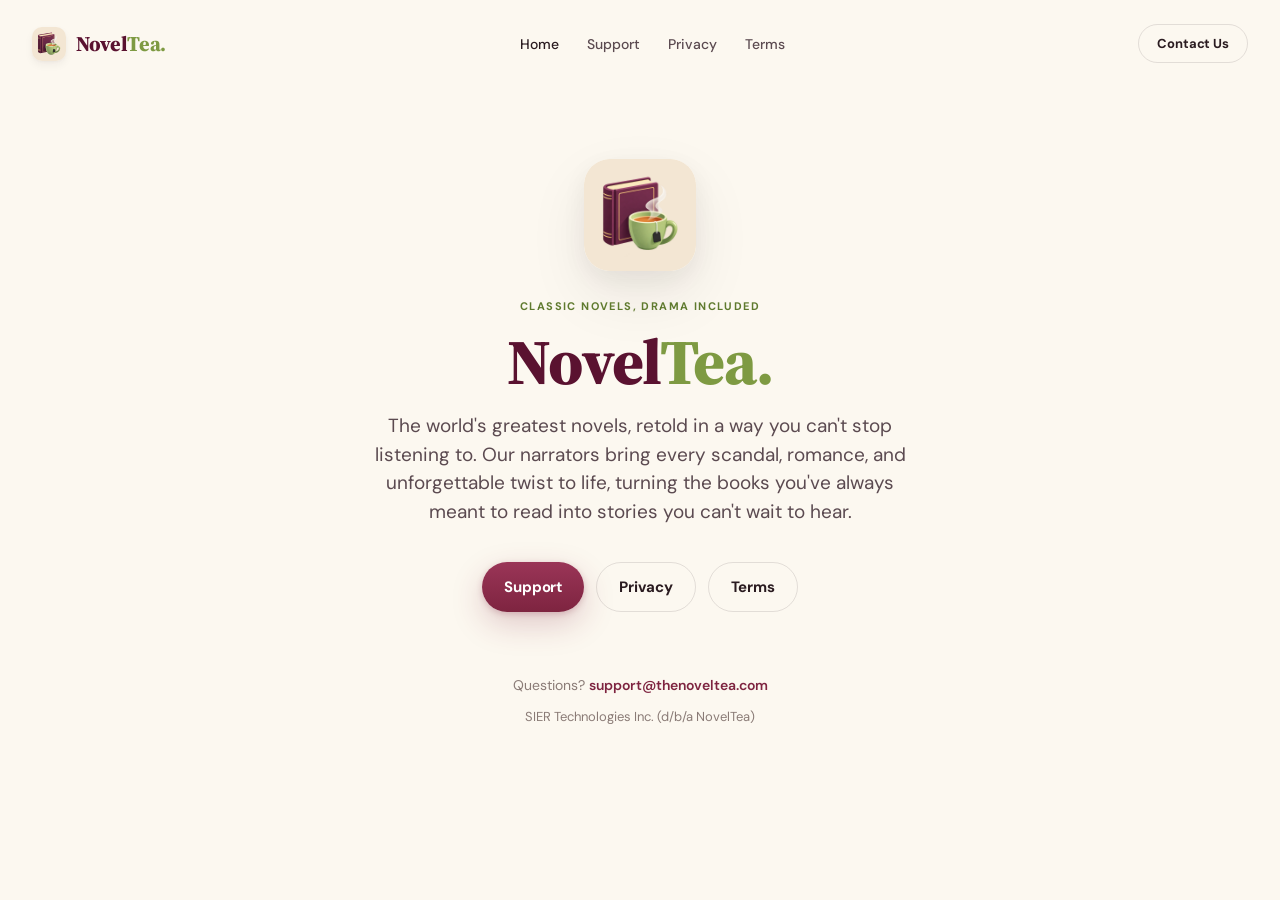
<file: index.html>
<!doctype html>
<html lang="en">
<head>
  <meta charset="utf-8">
  <meta name="viewport" content="width=device-width, initial-scale=1">
  <title>NovelTea — Classic Novels, Drama Included</title>
  <meta name="description" content="The world's greatest novels, retold in a way you can't stop listening to. Our narrators bring every scandal, romance, and unforgettable twist to life, turning the books you've always meant to read into stories you can't wait to hear.">
  <meta name="theme-color" content="#FCF8F0">
  <link rel="icon" type="image/png" href="assets/favicon.png">
  <link rel="apple-touch-icon" href="assets/apple-touch-icon.png">
  <link rel="stylesheet" href="shared.css?v=3">
</head>
<body>
  <div class="top-nav">
    <a href="./" class="logo">
      <div class="mark"><img src="assets/logo.png" alt=""></div>
      <span class="wordmark">Novel<span class="tea">Tea.</span></span>
    </a>
    <nav>
      <a href="./" aria-current="page">Home</a>
      <a href="support">Support</a>
      <a href="privacy">Privacy</a>
      <a href="terms">Terms</a>
    </nav>
    <a href="mailto:support@thenoveltea.com" class="btn btn-ghost contact">Contact Us</a>
  </div>

  <main style="max-width:680px;margin:0 auto;padding:72px 24px 120px;text-align:center">
    <img src="assets/logo.png" alt="NovelTea" style="width:112px;height:112px;border-radius:26px;margin:0 auto 28px;box-shadow:var(--shadow-md)">
    <div class="eyebrow" style="margin-bottom:16px">Classic novels, drama included</div>
    <h1 class="h-section wordmark" style="margin:0 0 18px">Novel<span class="tea">Tea.</span></h1>
    <p class="lede" style="margin:0 auto 36px">The world's greatest novels, retold in a way you can't stop listening to. Our narrators bring every scandal, romance, and unforgettable twist to life, turning the books you've always meant to read into stories you can't wait to hear.</p>

    <div style="display:flex;gap:12px;justify-content:center;flex-wrap:wrap">
      <a href="support" class="btn btn-primary">Support</a>
      <a href="privacy" class="btn btn-ghost">Privacy</a>
      <a href="terms" class="btn btn-ghost">Terms</a>
    </div>

    <p style="margin-top:64px;color:var(--ink-mute);font-size:14px">
      Questions? <a href="mailto:support@thenoveltea.com" style="color:var(--wine);font-weight:600;text-decoration:none">support@thenoveltea.com</a>
    </p>
    <p style="margin-top:8px;color:var(--ink-mute);font-size:13px">SIER Technologies Inc. (d/b/a NovelTea)</p>
  </main>
</body>
</html>
</file>
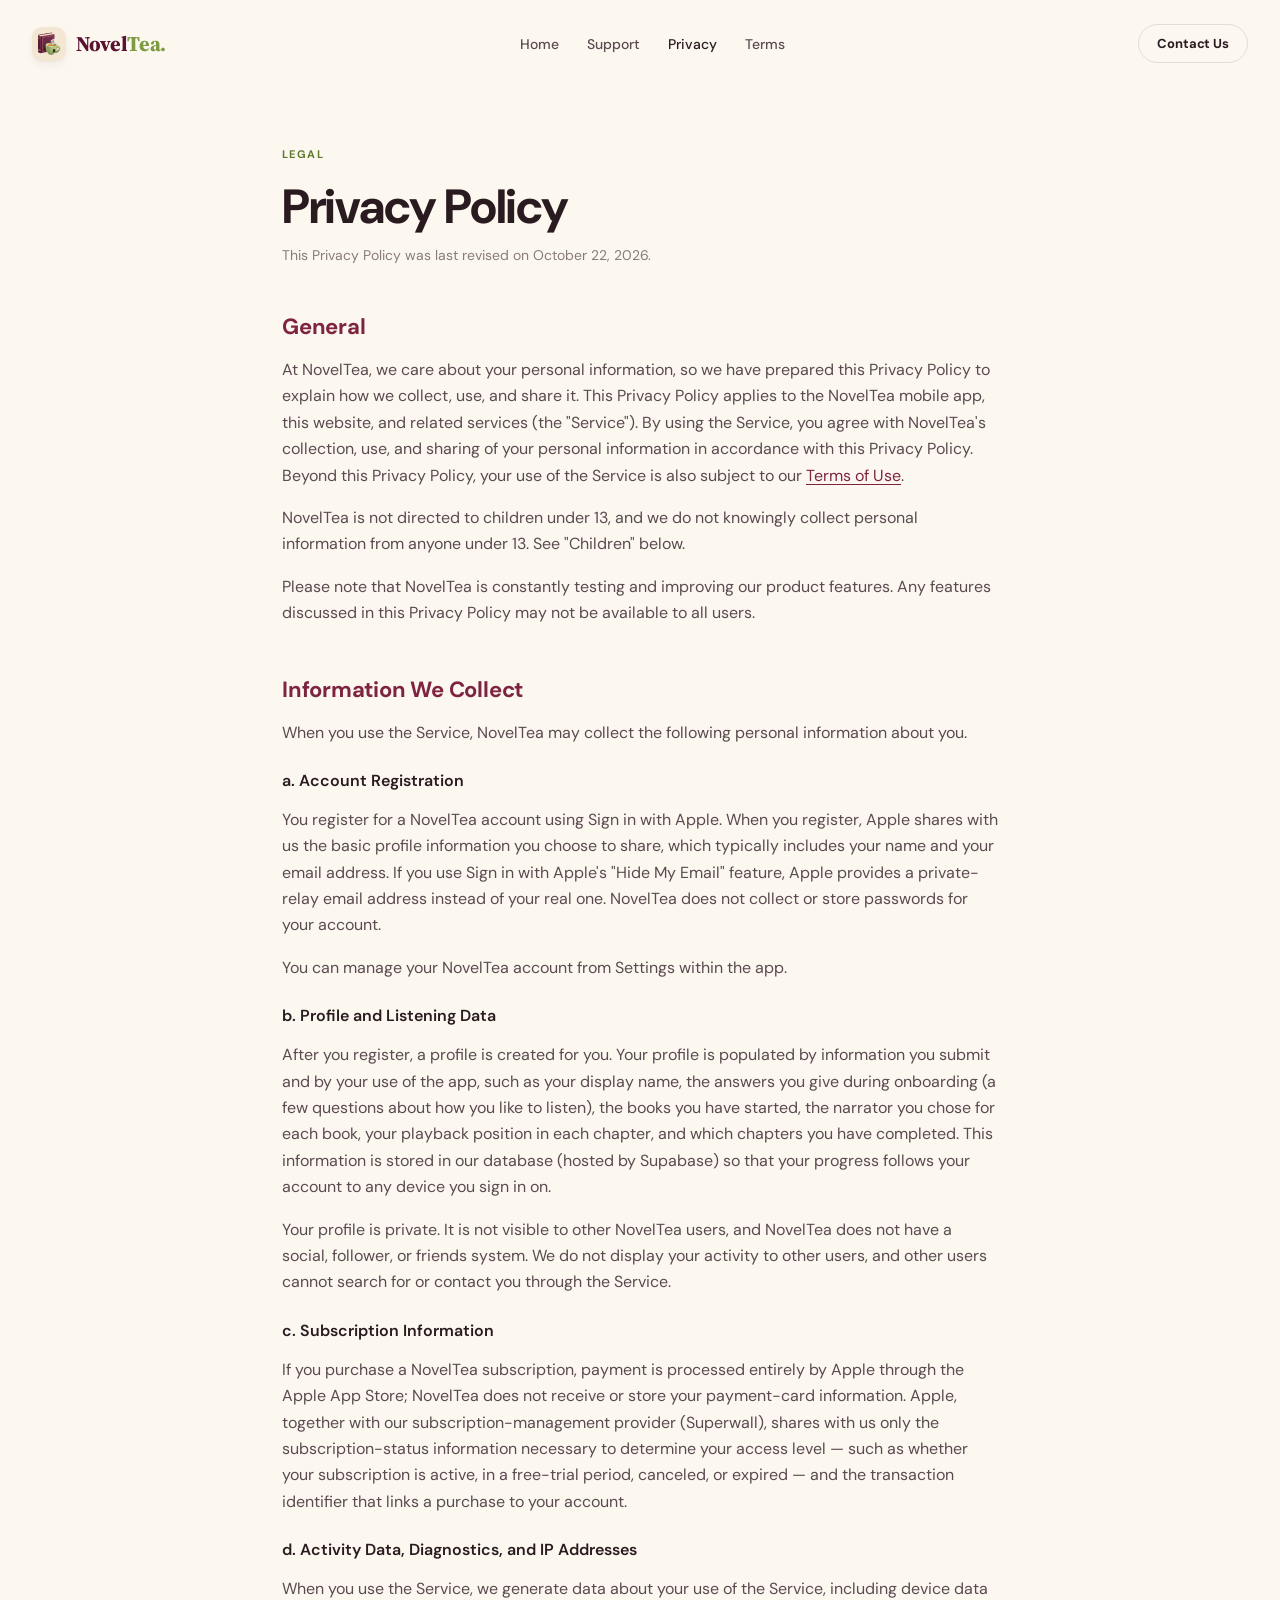
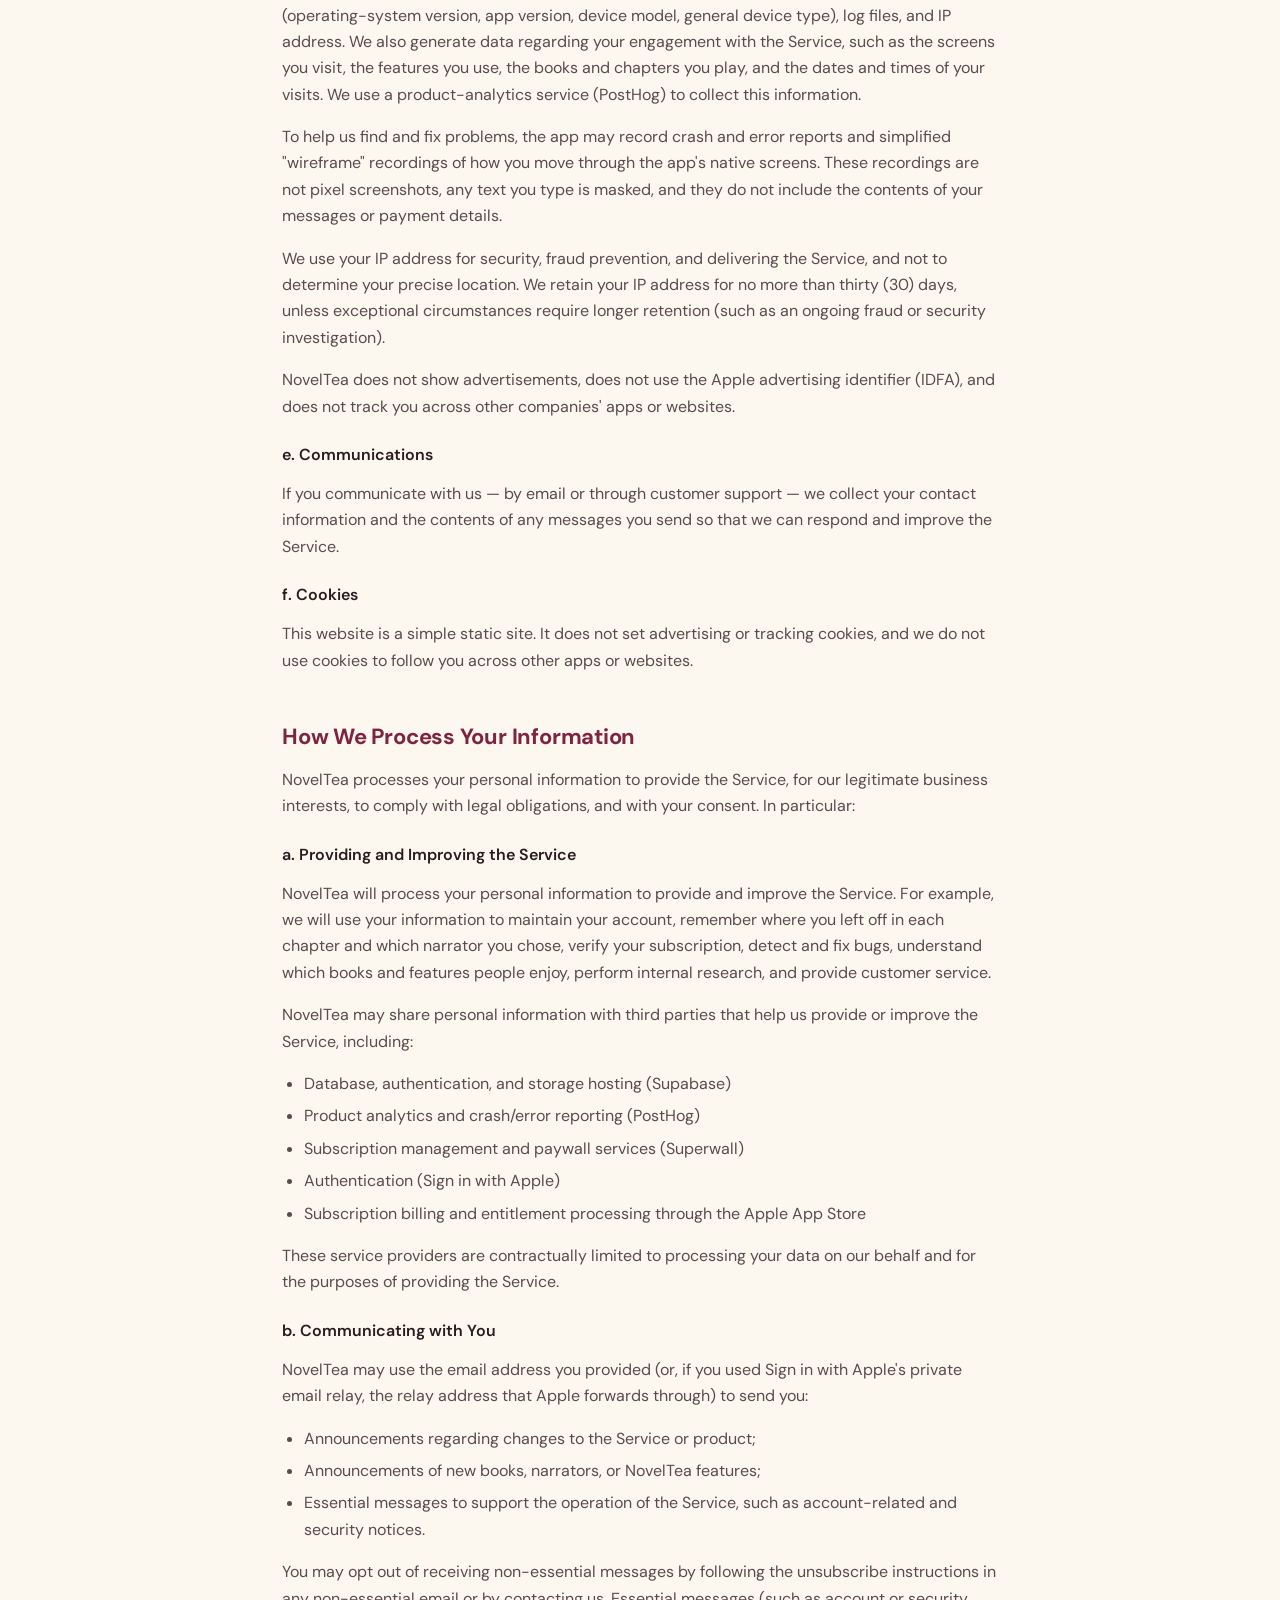
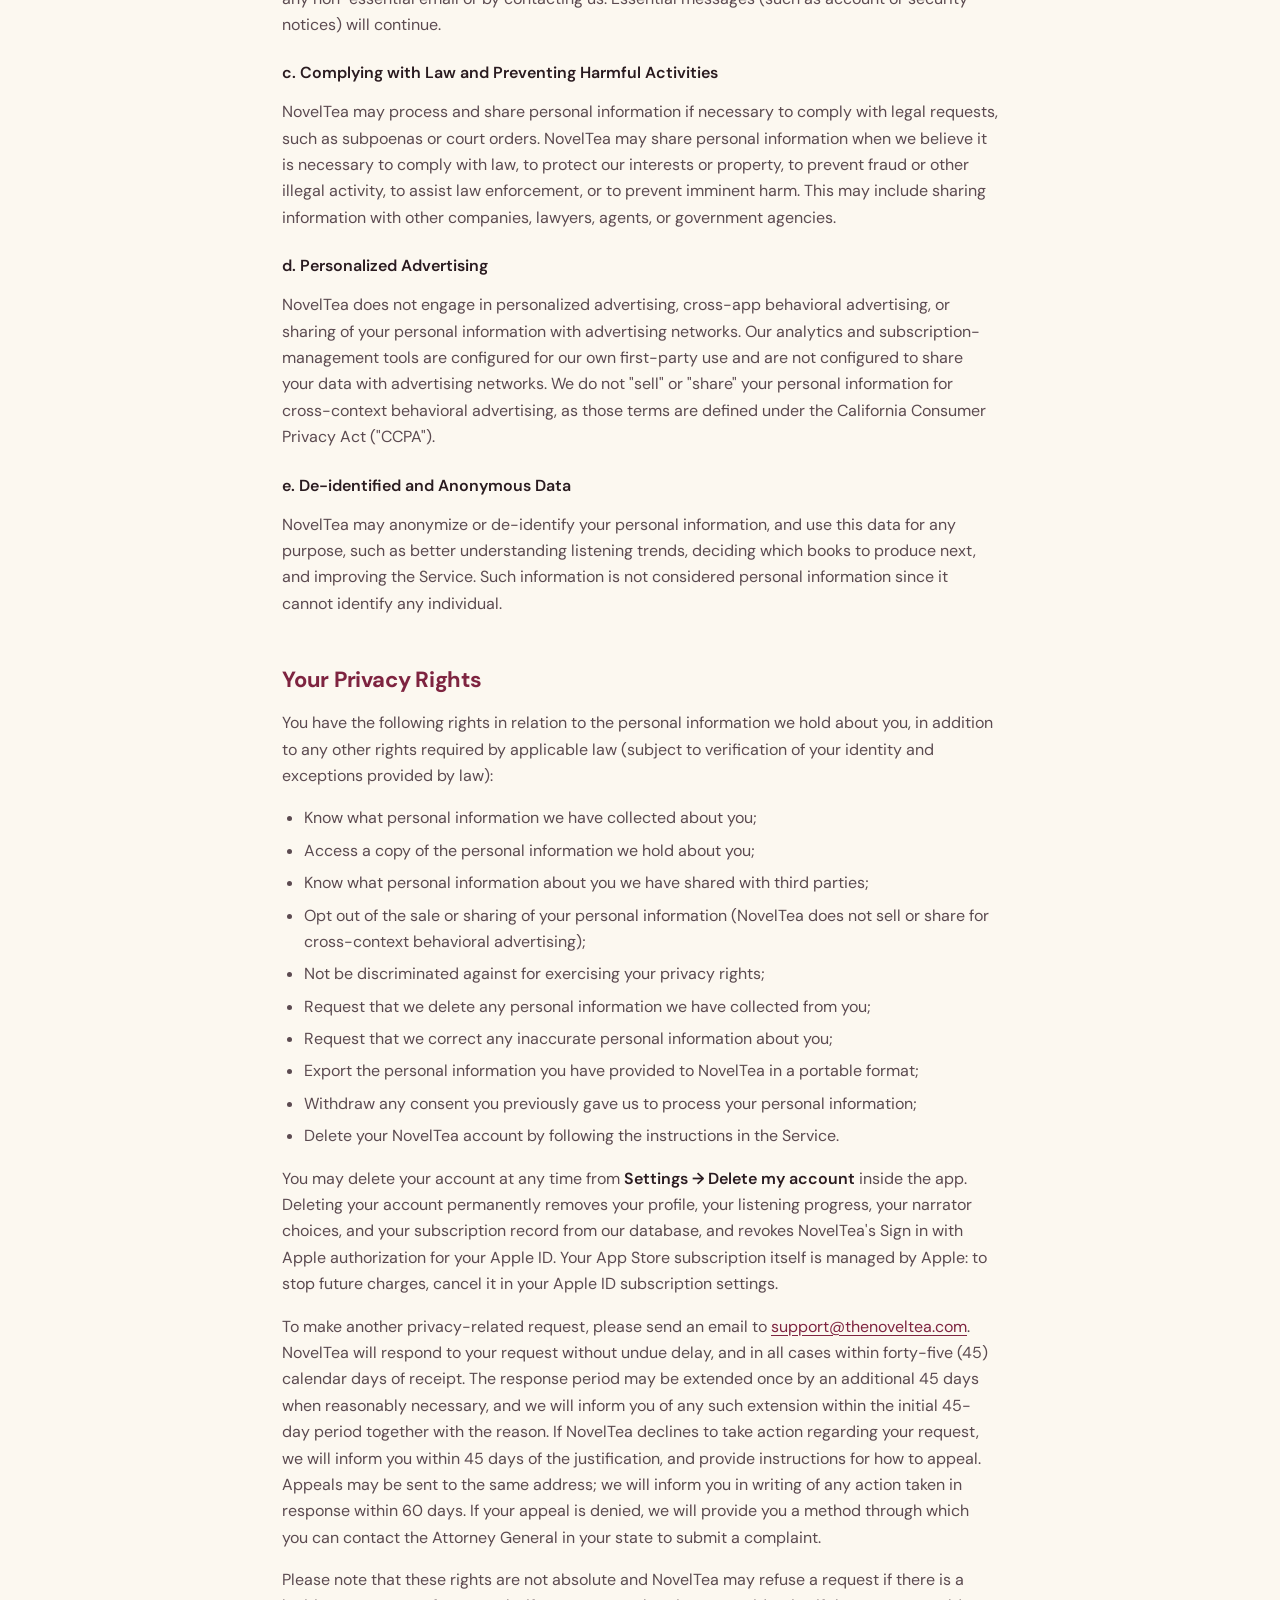
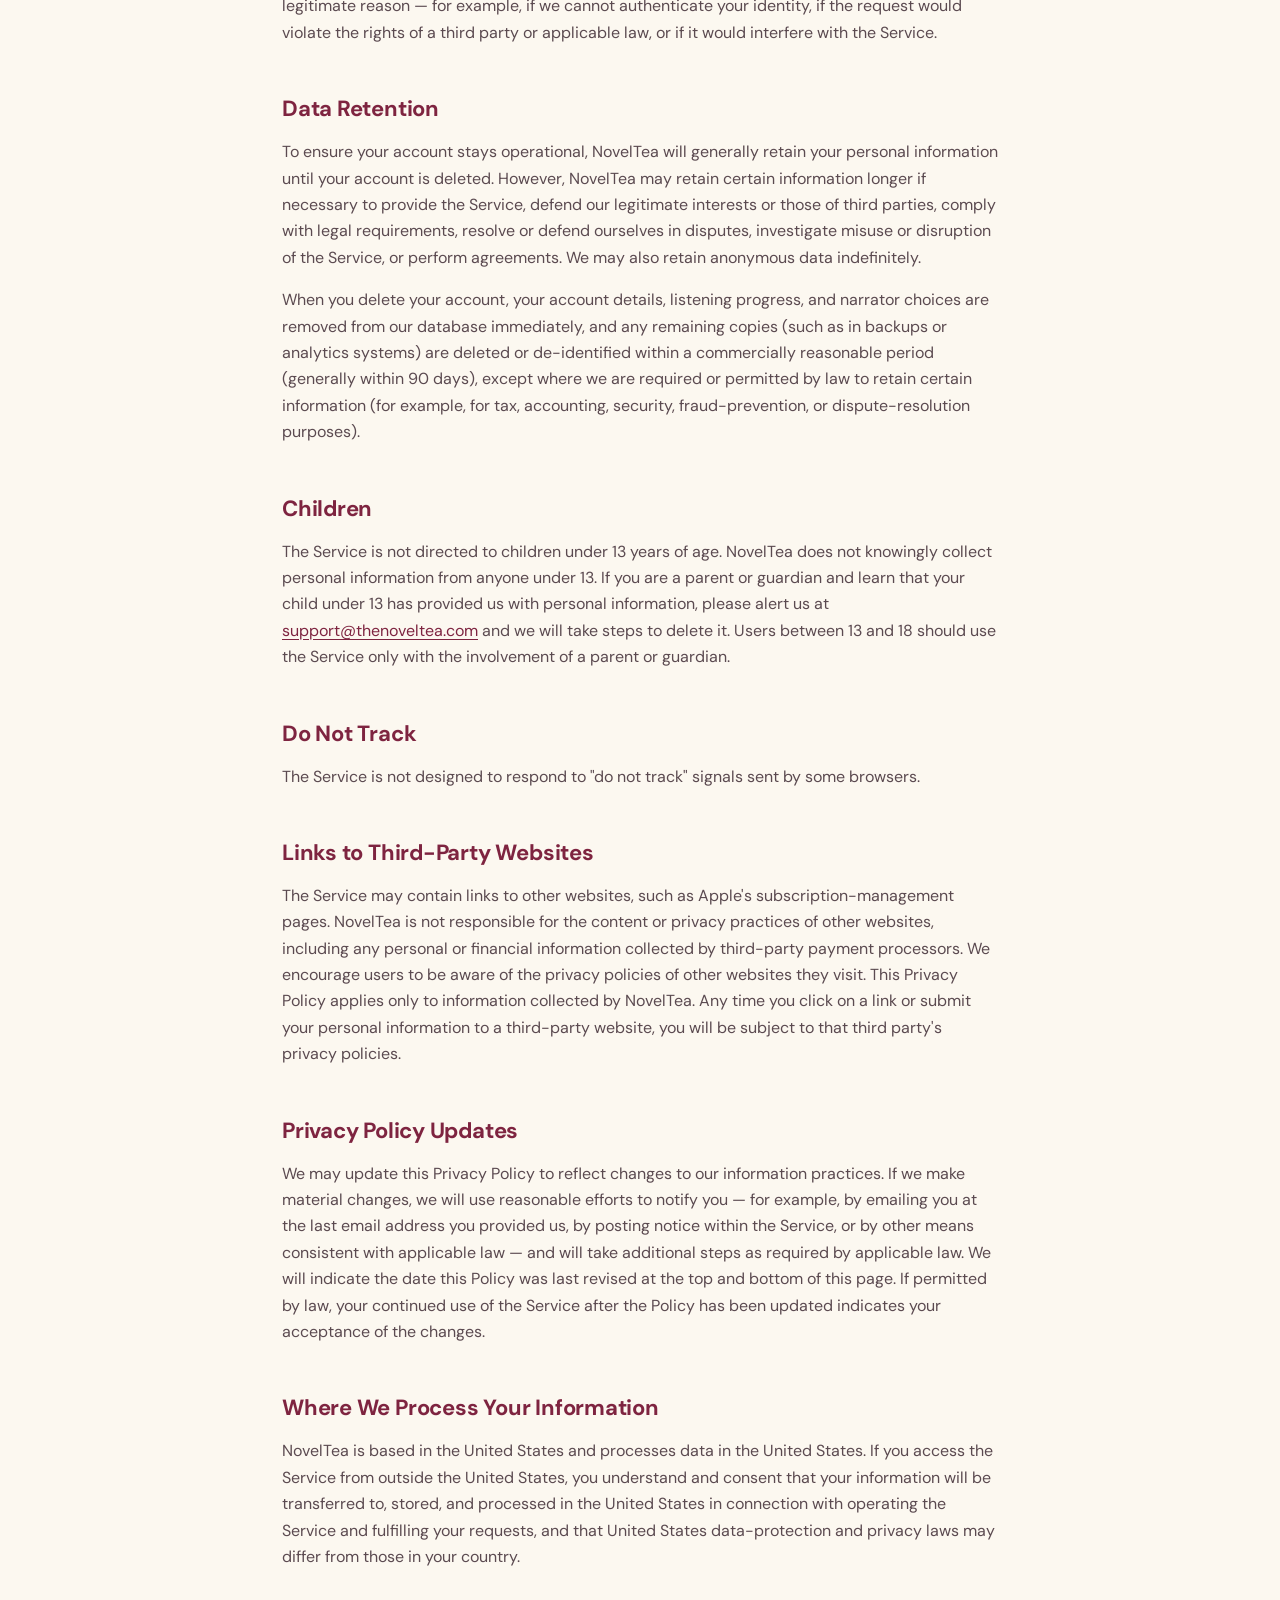
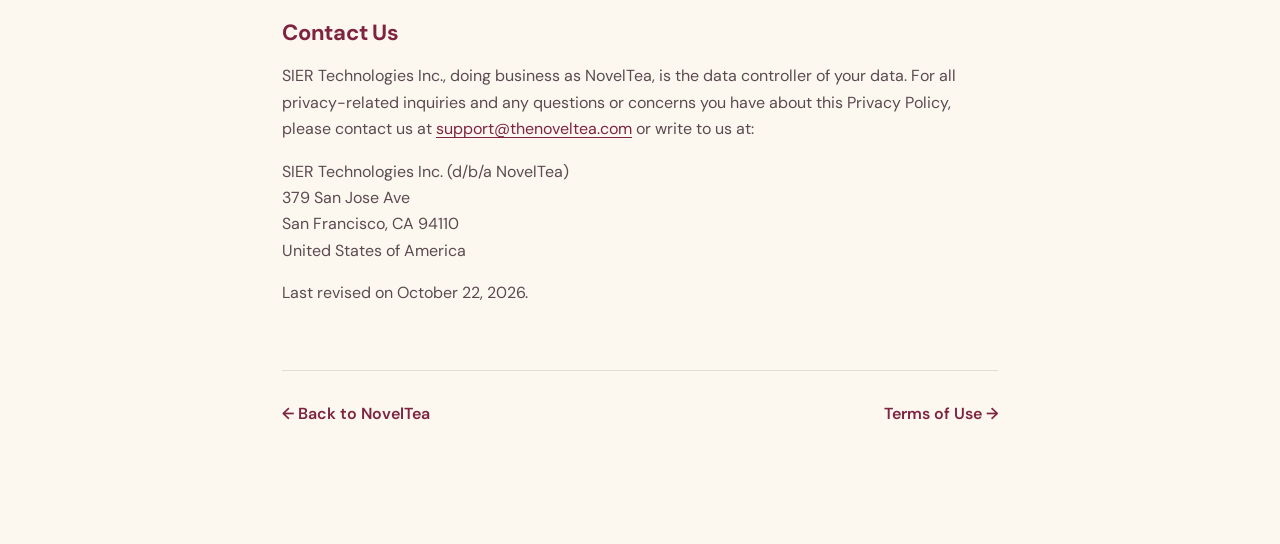
<file: privacy.html>
<!doctype html>
<html lang="en">
<head>
  <meta charset="utf-8">
  <meta name="viewport" content="width=device-width, initial-scale=1">
  <title>Privacy Policy — NovelTea</title>
  <meta name="description" content="How NovelTea collects, uses, and protects your personal information.">
  <meta name="theme-color" content="#FCF8F0">
  <link rel="icon" type="image/png" href="assets/favicon.png">
  <link rel="apple-touch-icon" href="assets/apple-touch-icon.png">
  <link rel="stylesheet" href="shared.css?v=3">
</head>
<body>
  <div class="top-nav">
    <a href="./" class="logo">
      <div class="mark"><img src="assets/logo.png" alt=""></div>
      <span class="wordmark">Novel<span class="tea">Tea.</span></span>
    </a>
    <nav>
      <a href="./">Home</a>
      <a href="support">Support</a>
      <a href="privacy" aria-current="page">Privacy</a>
      <a href="terms">Terms</a>
    </nav>
    <a href="mailto:support@thenoveltea.com" class="btn btn-ghost contact">Contact Us</a>
  </div>

  <main class="legal-page">
    <div class="eyebrow" style="margin-bottom:14px">Legal</div>
    <h1>Privacy Policy</h1>
    <div class="meta">This Privacy Policy was last revised on October 22, 2026.</div>

    <h2>General</h2>

    <p>At NovelTea, we care about your personal information, so we have prepared this Privacy Policy to explain how we collect, use, and share it. This Privacy Policy applies to the NovelTea mobile app, this website, and related services (the "Service"). By using the Service, you agree with NovelTea's collection, use, and sharing of your personal information in accordance with this Privacy Policy. Beyond this Privacy Policy, your use of the Service is also subject to our <a href="terms">Terms of Use</a>.</p>

    <p>NovelTea is not directed to children under 13, and we do not knowingly collect personal information from anyone under 13. See "Children" below.</p>

    <p>Please note that NovelTea is constantly testing and improving our product features. Any features discussed in this Privacy Policy may not be available to all users.</p>

    <h2>Information We Collect</h2>

    <p>When you use the Service, NovelTea may collect the following personal information about you.</p>

    <h3>a. Account Registration</h3>

    <p>You register for a NovelTea account using Sign in with Apple. When you register, Apple shares with us the basic profile information you choose to share, which typically includes your name and your email address. If you use Sign in with Apple's "Hide My Email" feature, Apple provides a private-relay email address instead of your real one. NovelTea does not collect or store passwords for your account.</p>

    <p>You can manage your NovelTea account from Settings within the app.</p>

    <h3>b. Profile and Listening Data</h3>

    <p>After you register, a profile is created for you. Your profile is populated by information you submit and by your use of the app, such as your display name, the answers you give during onboarding (a few questions about how you like to listen), the books you have started, the narrator you chose for each book, your playback position in each chapter, and which chapters you have completed. This information is stored in our database (hosted by Supabase) so that your progress follows your account to any device you sign in on.</p>

    <p>Your profile is private. It is not visible to other NovelTea users, and NovelTea does not have a social, follower, or friends system. We do not display your activity to other users, and other users cannot search for or contact you through the Service.</p>

    <h3>c. Subscription Information</h3>

    <p>If you purchase a NovelTea subscription, payment is processed entirely by Apple through the Apple App Store; NovelTea does not receive or store your payment-card information. Apple, together with our subscription-management provider (Superwall), shares with us only the subscription-status information necessary to determine your access level — such as whether your subscription is active, in a free-trial period, canceled, or expired — and the transaction identifier that links a purchase to your account.</p>

    <h3>d. Activity Data, Diagnostics, and IP Addresses</h3>

    <p>When you use the Service, we generate data about your use of the Service, including device data (operating-system version, app version, device model, general device type), log files, and IP address. We also generate data regarding your engagement with the Service, such as the screens you visit, the features you use, the books and chapters you play, and the dates and times of your visits. We use a product-analytics service (PostHog) to collect this information.</p>

    <p>To help us find and fix problems, the app may record crash and error reports and simplified "wireframe" recordings of how you move through the app's native screens. These recordings are not pixel screenshots, any text you type is masked, and they do not include the contents of your messages or payment details.</p>

    <p>We use your IP address for security, fraud prevention, and delivering the Service, and not to determine your precise location. We retain your IP address for no more than thirty (30) days, unless exceptional circumstances require longer retention (such as an ongoing fraud or security investigation).</p>

    <p>NovelTea does not show advertisements, does not use the Apple advertising identifier (IDFA), and does not track you across other companies' apps or websites.</p>

    <h3>e. Communications</h3>

    <p>If you communicate with us — by email or through customer support — we collect your contact information and the contents of any messages you send so that we can respond and improve the Service.</p>

    <h3>f. Cookies</h3>

    <p>This website is a simple static site. It does not set advertising or tracking cookies, and we do not use cookies to follow you across other apps or websites.</p>

    <h2>How We Process Your Information</h2>

    <p>NovelTea processes your personal information to provide the Service, for our legitimate business interests, to comply with legal obligations, and with your consent. In particular:</p>

    <h3>a. Providing and Improving the Service</h3>

    <p>NovelTea will process your personal information to provide and improve the Service. For example, we will use your information to maintain your account, remember where you left off in each chapter and which narrator you chose, verify your subscription, detect and fix bugs, understand which books and features people enjoy, perform internal research, and provide customer service.</p>

    <p>NovelTea may share personal information with third parties that help us provide or improve the Service, including:</p>
    <ul>
      <li>Database, authentication, and storage hosting (Supabase)</li>
      <li>Product analytics and crash/error reporting (PostHog)</li>
      <li>Subscription management and paywall services (Superwall)</li>
      <li>Authentication (Sign in with Apple)</li>
      <li>Subscription billing and entitlement processing through the Apple App Store</li>
    </ul>

    <p>These service providers are contractually limited to processing your data on our behalf and for the purposes of providing the Service.</p>

    <h3>b. Communicating with You</h3>

    <p>NovelTea may use the email address you provided (or, if you used Sign in with Apple's private email relay, the relay address that Apple forwards through) to send you:</p>
    <ul>
      <li>Announcements regarding changes to the Service or product;</li>
      <li>Announcements of new books, narrators, or NovelTea features;</li>
      <li>Essential messages to support the operation of the Service, such as account-related and security notices.</li>
    </ul>

    <p>You may opt out of receiving non-essential messages by following the unsubscribe instructions in any non-essential email or by contacting us. Essential messages (such as account or security notices) will continue.</p>

    <h3>c. Complying with Law and Preventing Harmful Activities</h3>

    <p>NovelTea may process and share personal information if necessary to comply with legal requests, such as subpoenas or court orders. NovelTea may share personal information when we believe it is necessary to comply with law, to protect our interests or property, to prevent fraud or other illegal activity, to assist law enforcement, or to prevent imminent harm. This may include sharing information with other companies, lawyers, agents, or government agencies.</p>

    <h3>d. Personalized Advertising</h3>

    <p>NovelTea does not engage in personalized advertising, cross-app behavioral advertising, or sharing of your personal information with advertising networks. Our analytics and subscription-management tools are configured for our own first-party use and are not configured to share your data with advertising networks. We do not "sell" or "share" your personal information for cross-context behavioral advertising, as those terms are defined under the California Consumer Privacy Act ("CCPA").</p>

    <h3>e. De-identified and Anonymous Data</h3>

    <p>NovelTea may anonymize or de-identify your personal information, and use this data for any purpose, such as better understanding listening trends, deciding which books to produce next, and improving the Service. Such information is not considered personal information since it cannot identify any individual.</p>

    <h2>Your Privacy Rights</h2>

    <p>You have the following rights in relation to the personal information we hold about you, in addition to any other rights required by applicable law (subject to verification of your identity and exceptions provided by law):</p>

    <ul>
      <li>Know what personal information we have collected about you;</li>
      <li>Access a copy of the personal information we hold about you;</li>
      <li>Know what personal information about you we have shared with third parties;</li>
      <li>Opt out of the sale or sharing of your personal information (NovelTea does not sell or share for cross-context behavioral advertising);</li>
      <li>Not be discriminated against for exercising your privacy rights;</li>
      <li>Request that we delete any personal information we have collected from you;</li>
      <li>Request that we correct any inaccurate personal information about you;</li>
      <li>Export the personal information you have provided to NovelTea in a portable format;</li>
      <li>Withdraw any consent you previously gave us to process your personal information;</li>
      <li>Delete your NovelTea account by following the instructions in the Service.</li>
    </ul>

    <p>You may delete your account at any time from <strong>Settings → Delete my account</strong> inside the app. Deleting your account permanently removes your profile, your listening progress, your narrator choices, and your subscription record from our database, and revokes NovelTea's Sign in with Apple authorization for your Apple ID. Your App Store subscription itself is managed by Apple: to stop future charges, cancel it in your Apple ID subscription settings.</p>

    <p>To make another privacy-related request, please send an email to <a href="mailto:support@thenoveltea.com">support@thenoveltea.com</a>. NovelTea will respond to your request without undue delay, and in all cases within forty-five (45) calendar days of receipt. The response period may be extended once by an additional 45 days when reasonably necessary, and we will inform you of any such extension within the initial 45-day period together with the reason. If NovelTea declines to take action regarding your request, we will inform you within 45 days of the justification, and provide instructions for how to appeal. Appeals may be sent to the same address; we will inform you in writing of any action taken in response within 60 days. If your appeal is denied, we will provide you a method through which you can contact the Attorney General in your state to submit a complaint.</p>

    <p>Please note that these rights are not absolute and NovelTea may refuse a request if there is a legitimate reason — for example, if we cannot authenticate your identity, if the request would violate the rights of a third party or applicable law, or if it would interfere with the Service.</p>

    <h2>Data Retention</h2>

    <p>To ensure your account stays operational, NovelTea will generally retain your personal information until your account is deleted. However, NovelTea may retain certain information longer if necessary to provide the Service, defend our legitimate interests or those of third parties, comply with legal requirements, resolve or defend ourselves in disputes, investigate misuse or disruption of the Service, or perform agreements. We may also retain anonymous data indefinitely.</p>

    <p>When you delete your account, your account details, listening progress, and narrator choices are removed from our database immediately, and any remaining copies (such as in backups or analytics systems) are deleted or de-identified within a commercially reasonable period (generally within 90 days), except where we are required or permitted by law to retain certain information (for example, for tax, accounting, security, fraud-prevention, or dispute-resolution purposes).</p>

    <h2>Children</h2>

    <p>The Service is not directed to children under 13 years of age. NovelTea does not knowingly collect personal information from anyone under 13. If you are a parent or guardian and learn that your child under 13 has provided us with personal information, please alert us at <a href="mailto:support@thenoveltea.com">support@thenoveltea.com</a> and we will take steps to delete it. Users between 13 and 18 should use the Service only with the involvement of a parent or guardian.</p>

    <h2>Do Not Track</h2>

    <p>The Service is not designed to respond to "do not track" signals sent by some browsers.</p>

    <h2>Links to Third-Party Websites</h2>

    <p>The Service may contain links to other websites, such as Apple's subscription-management pages. NovelTea is not responsible for the content or privacy practices of other websites, including any personal or financial information collected by third-party payment processors. We encourage users to be aware of the privacy policies of other websites they visit. This Privacy Policy applies only to information collected by NovelTea. Any time you click on a link or submit your personal information to a third-party website, you will be subject to that third party's privacy policies.</p>

    <h2>Privacy Policy Updates</h2>

    <p>We may update this Privacy Policy to reflect changes to our information practices. If we make material changes, we will use reasonable efforts to notify you — for example, by emailing you at the last email address you provided us, by posting notice within the Service, or by other means consistent with applicable law — and will take additional steps as required by applicable law. We will indicate the date this Policy was last revised at the top and bottom of this page. If permitted by law, your continued use of the Service after the Policy has been updated indicates your acceptance of the changes.</p>

    <h2>Where We Process Your Information</h2>

    <p>NovelTea is based in the United States and processes data in the United States. If you access the Service from outside the United States, you understand and consent that your information will be transferred to, stored, and processed in the United States in connection with operating the Service and fulfilling your requests, and that United States data-protection and privacy laws may differ from those in your country.</p>

    <h2>Contact Us</h2>

    <p>SIER Technologies Inc., doing business as NovelTea, is the data controller of your data. For all privacy-related inquiries and any questions or concerns you have about this Privacy Policy, please contact us at <a href="mailto:support@thenoveltea.com">support@thenoveltea.com</a> or write to us at:</p>

    <p>
      SIER Technologies Inc. (d/b/a NovelTea)<br>
      379 San Jose Ave<br>
      San Francisco, CA 94110<br>
      United States of America
    </p>

    <p>Last revised on October 22, 2026.</p>

    <div class="page-footer">
      <a href="./">← Back to NovelTea</a>
      <a href="terms">Terms of Use →</a>
    </div>
  </main>
</body>
</html>
</file>
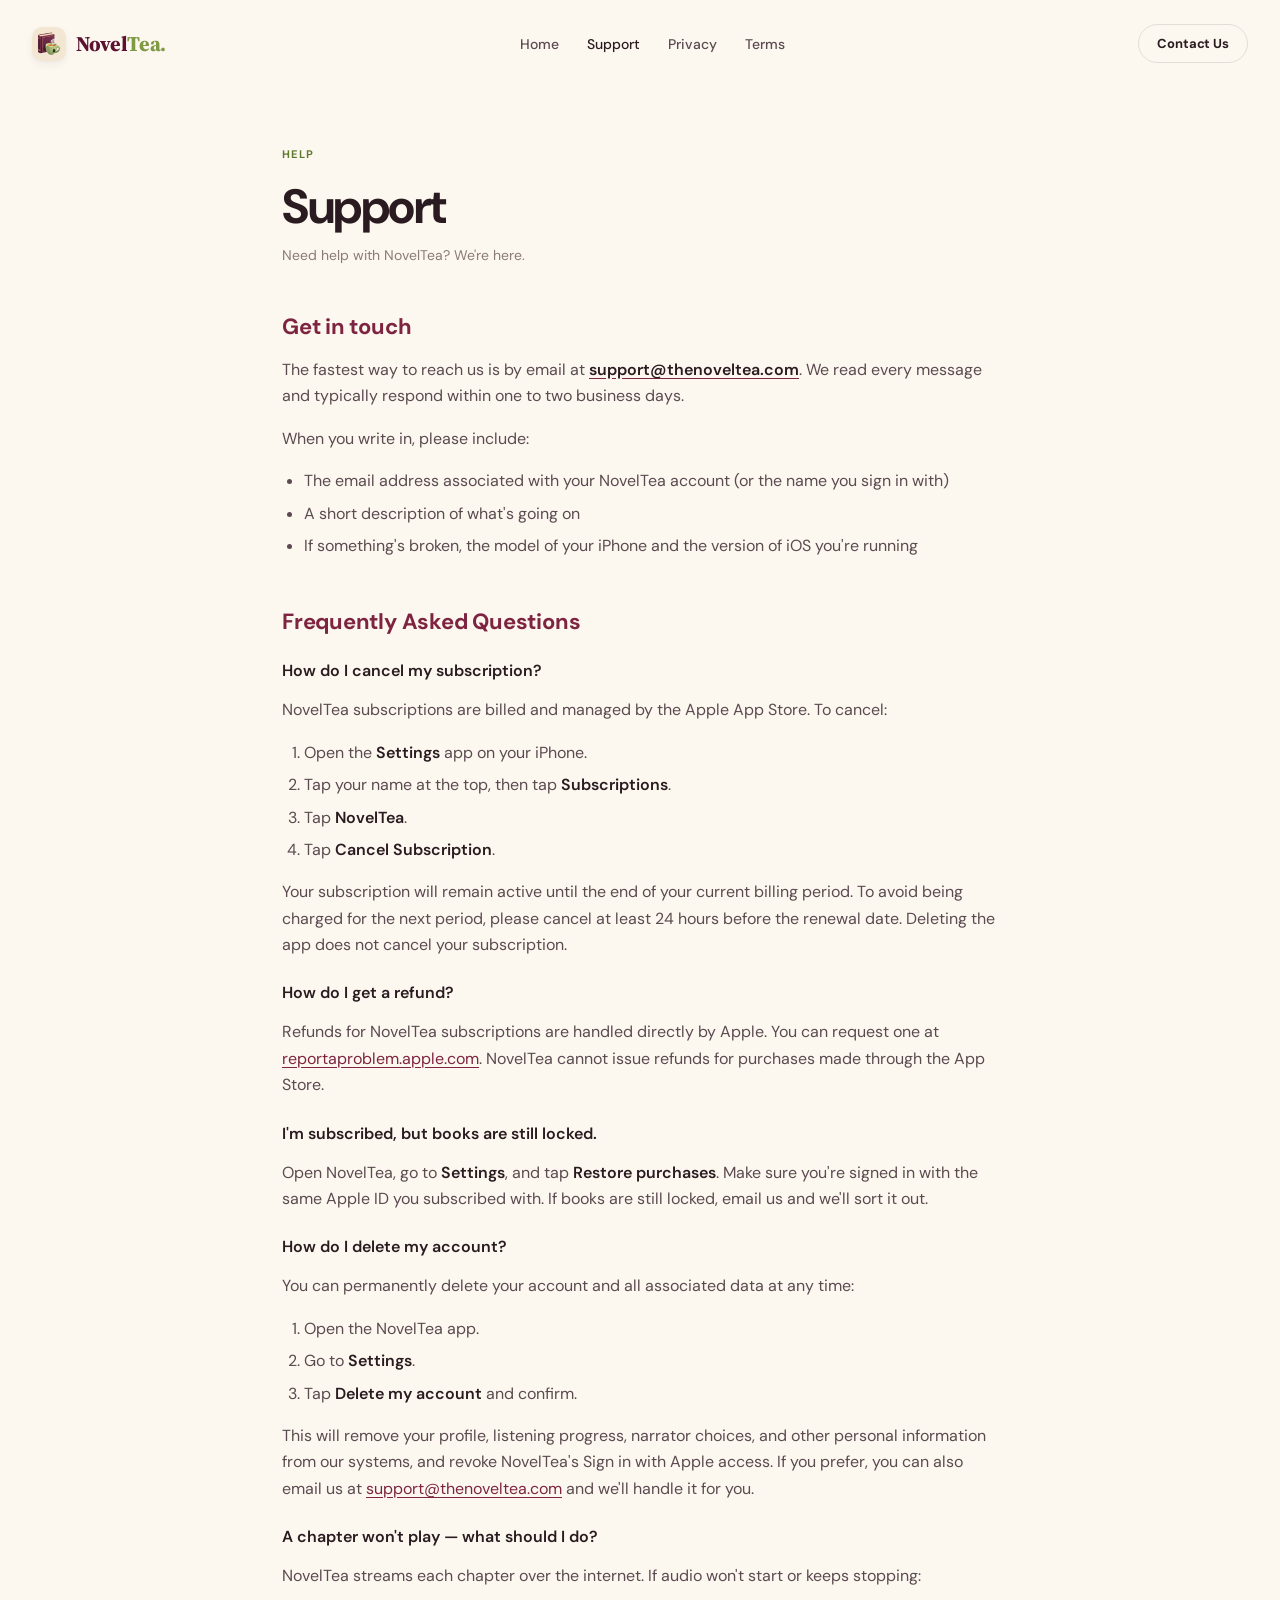
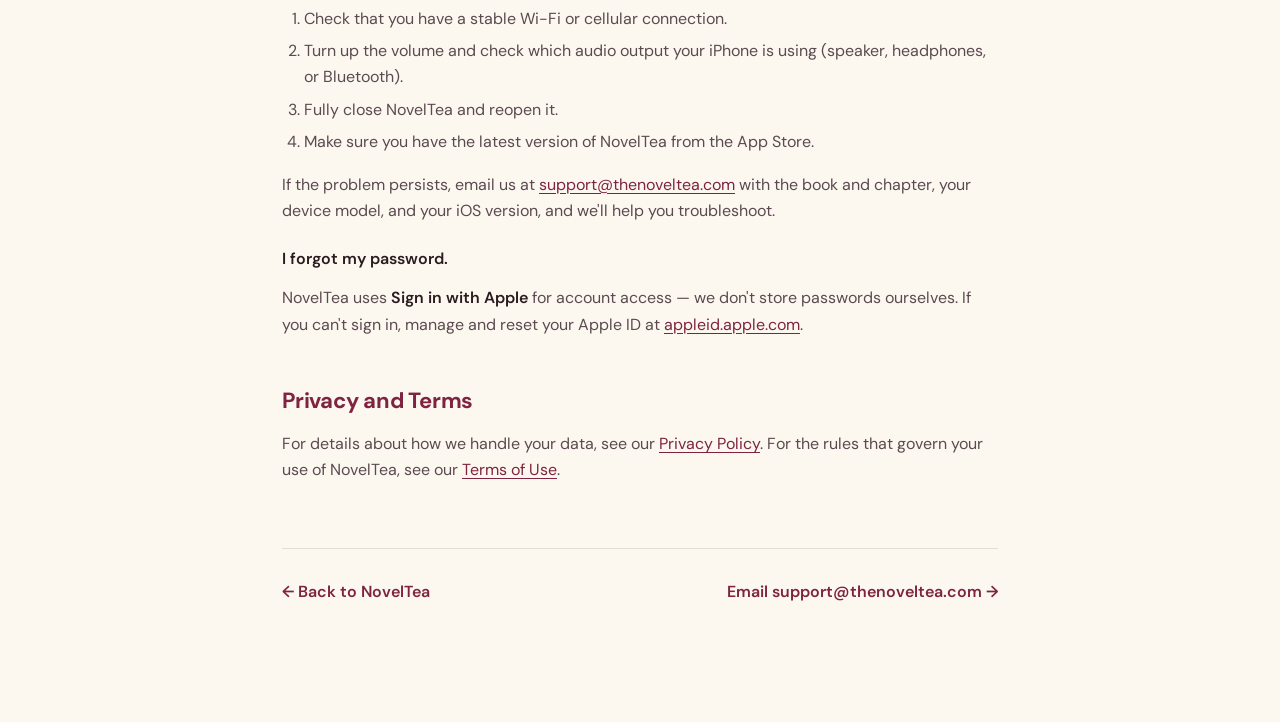
<file: support.html>
<!doctype html>
<html lang="en">
<head>
  <meta charset="utf-8">
  <meta name="viewport" content="width=device-width, initial-scale=1">
  <title>Support — NovelTea</title>
  <meta name="description" content="Get help with NovelTea: subscriptions, refunds, account deletion, and playback.">
  <meta name="theme-color" content="#FCF8F0">
  <link rel="icon" type="image/png" href="assets/favicon.png">
  <link rel="apple-touch-icon" href="assets/apple-touch-icon.png">
  <link rel="stylesheet" href="shared.css?v=3">
</head>
<body>
  <div class="top-nav">
    <a href="./" class="logo">
      <div class="mark"><img src="assets/logo.png" alt=""></div>
      <span class="wordmark">Novel<span class="tea">Tea.</span></span>
    </a>
    <nav>
      <a href="./">Home</a>
      <a href="support" aria-current="page">Support</a>
      <a href="privacy">Privacy</a>
      <a href="terms">Terms</a>
    </nav>
    <a href="mailto:support@thenoveltea.com" class="btn btn-ghost contact">Contact Us</a>
  </div>

  <main class="legal-page">
    <div class="eyebrow" style="margin-bottom:14px">Help</div>
    <h1>Support</h1>
    <div class="meta">Need help with NovelTea? We're here.</div>

    <h2>Get in touch</h2>

    <p>The fastest way to reach us is by email at <a href="mailto:support@thenoveltea.com"><strong>support@thenoveltea.com</strong></a>. We read every message and typically respond within one to two business days.</p>

    <p>When you write in, please include:</p>
    <ul>
      <li>The email address associated with your NovelTea account (or the name you sign in with)</li>
      <li>A short description of what's going on</li>
      <li>If something's broken, the model of your iPhone and the version of iOS you're running</li>
    </ul>

    <h2>Frequently Asked Questions</h2>

    <h3>How do I cancel my subscription?</h3>

    <p>NovelTea subscriptions are billed and managed by the Apple App Store. To cancel:</p>
    <ol>
      <li>Open the <strong>Settings</strong> app on your iPhone.</li>
      <li>Tap your name at the top, then tap <strong>Subscriptions</strong>.</li>
      <li>Tap <strong>NovelTea</strong>.</li>
      <li>Tap <strong>Cancel Subscription</strong>.</li>
    </ol>
    <p>Your subscription will remain active until the end of your current billing period. To avoid being charged for the next period, please cancel at least 24 hours before the renewal date. Deleting the app does not cancel your subscription.</p>

    <h3>How do I get a refund?</h3>

    <p>Refunds for NovelTea subscriptions are handled directly by Apple. You can request one at <a href="https://reportaproblem.apple.com" target="_blank" rel="noopener">reportaproblem.apple.com</a>. NovelTea cannot issue refunds for purchases made through the App Store.</p>

    <h3>I'm subscribed, but books are still locked.</h3>

    <p>Open NovelTea, go to <strong>Settings</strong>, and tap <strong>Restore purchases</strong>. Make sure you're signed in with the same Apple ID you subscribed with. If books are still locked, email us and we'll sort it out.</p>

    <h3>How do I delete my account?</h3>

    <p>You can permanently delete your account and all associated data at any time:</p>
    <ol>
      <li>Open the NovelTea app.</li>
      <li>Go to <strong>Settings</strong>.</li>
      <li>Tap <strong>Delete my account</strong> and confirm.</li>
    </ol>
    <p>This will remove your profile, listening progress, narrator choices, and other personal information from our systems, and revoke NovelTea's Sign in with Apple access. If you prefer, you can also email us at <a href="mailto:support@thenoveltea.com">support@thenoveltea.com</a> and we'll handle it for you.</p>

    <h3>A chapter won't play — what should I do?</h3>

    <p>NovelTea streams each chapter over the internet. If audio won't start or keeps stopping:</p>
    <ol>
      <li>Check that you have a stable Wi-Fi or cellular connection.</li>
      <li>Turn up the volume and check which audio output your iPhone is using (speaker, headphones, or Bluetooth).</li>
      <li>Fully close NovelTea and reopen it.</li>
      <li>Make sure you have the latest version of NovelTea from the App Store.</li>
    </ol>
    <p>If the problem persists, email us at <a href="mailto:support@thenoveltea.com">support@thenoveltea.com</a> with the book and chapter, your device model, and your iOS version, and we'll help you troubleshoot.</p>

    <h3>I forgot my password.</h3>

    <p>NovelTea uses <strong>Sign in with Apple</strong> for account access — we don't store passwords ourselves. If you can't sign in, manage and reset your Apple ID at <a href="https://appleid.apple.com" target="_blank" rel="noopener">appleid.apple.com</a>.</p>

    <h2>Privacy and Terms</h2>

    <p>For details about how we handle your data, see our <a href="privacy">Privacy Policy</a>. For the rules that govern your use of NovelTea, see our <a href="terms">Terms of Use</a>.</p>

    <div class="page-footer">
      <a href="./">← Back to NovelTea</a>
      <a href="mailto:support@thenoveltea.com">Email support@thenoveltea.com →</a>
    </div>
  </main>
</body>
</html>
</file>
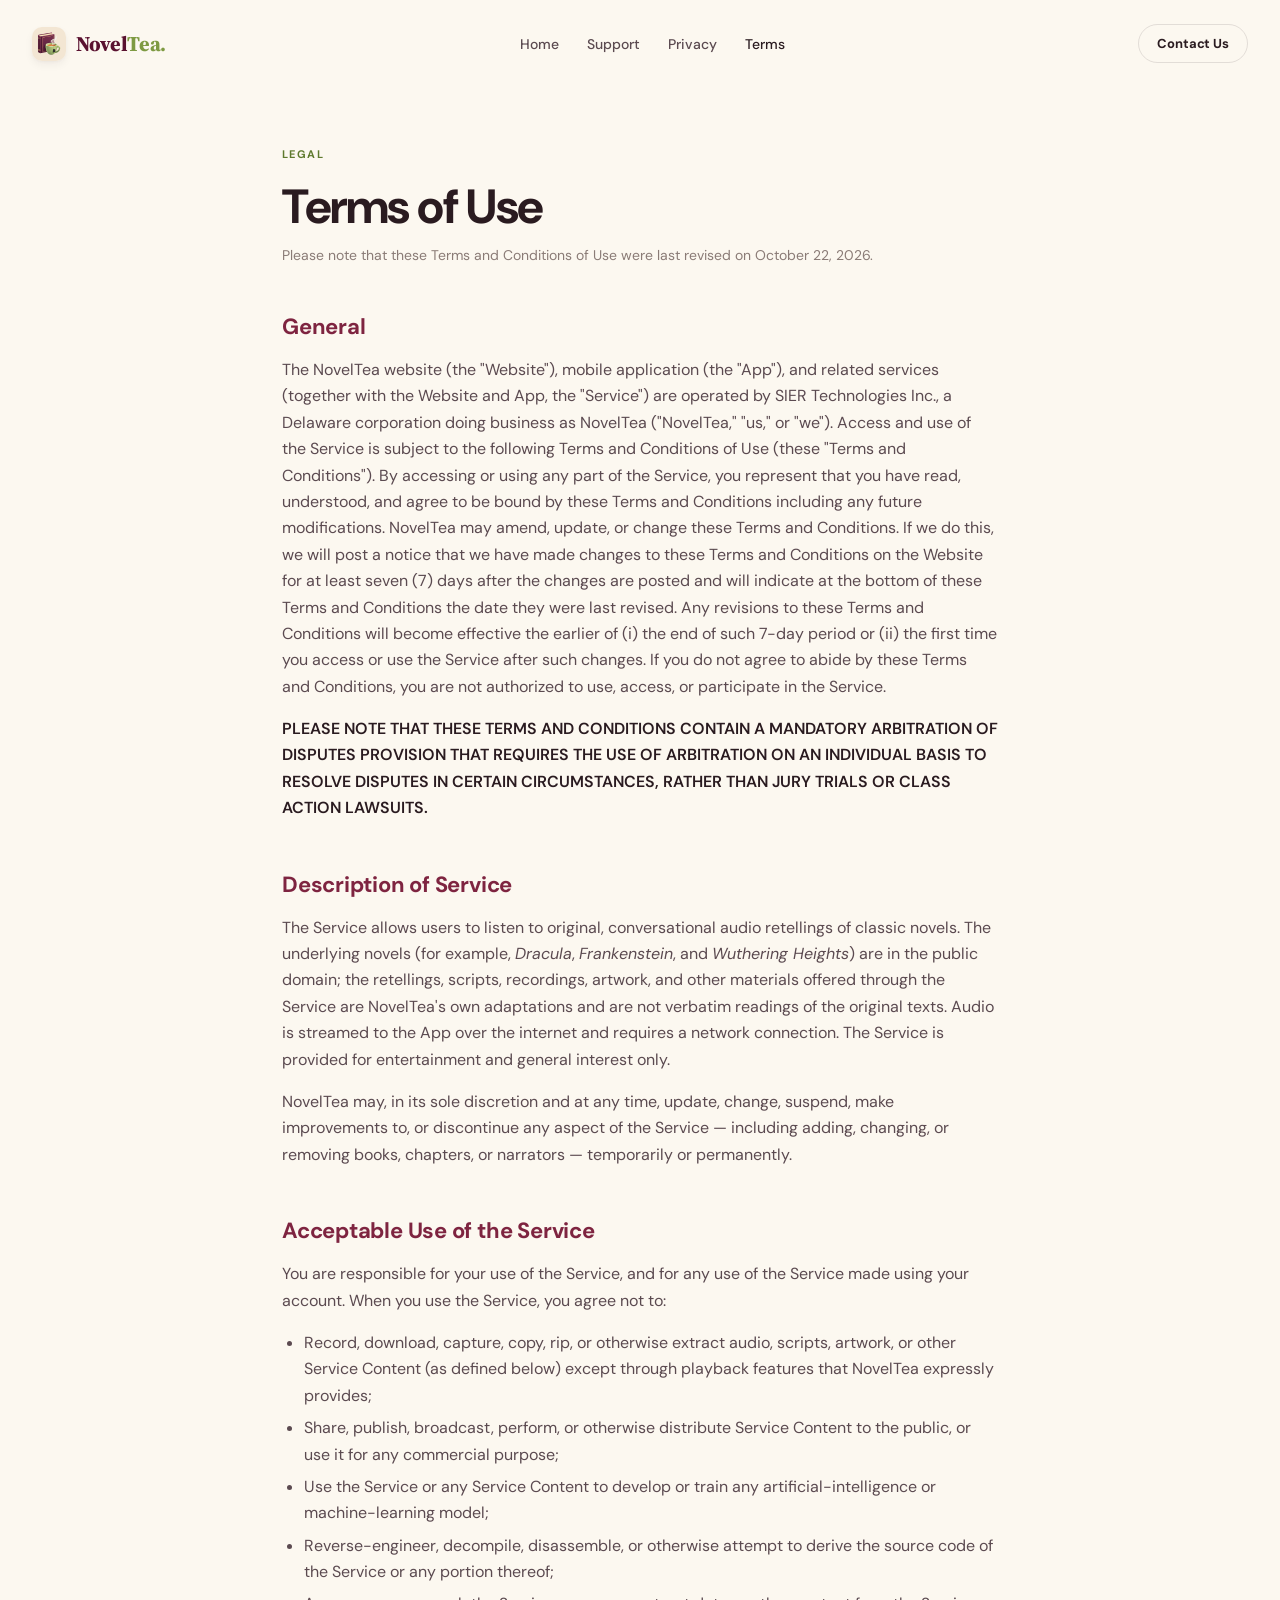
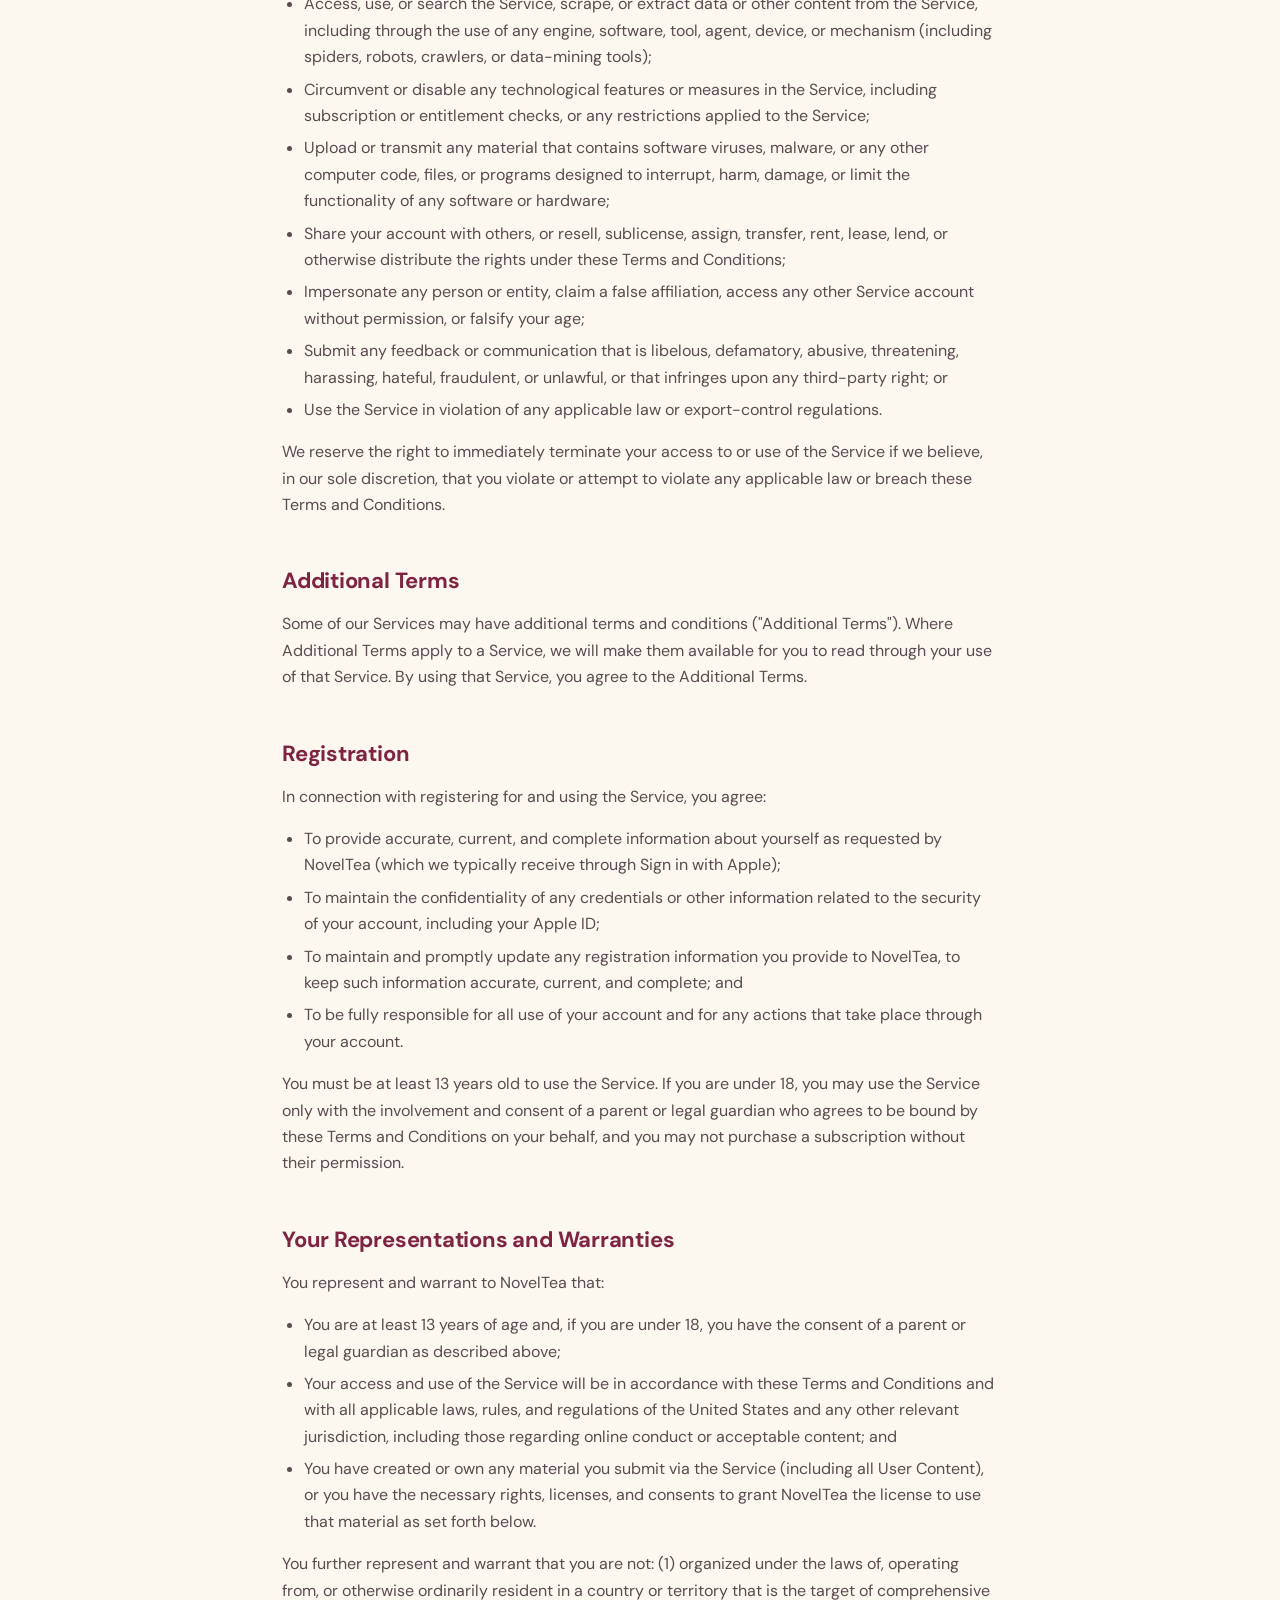
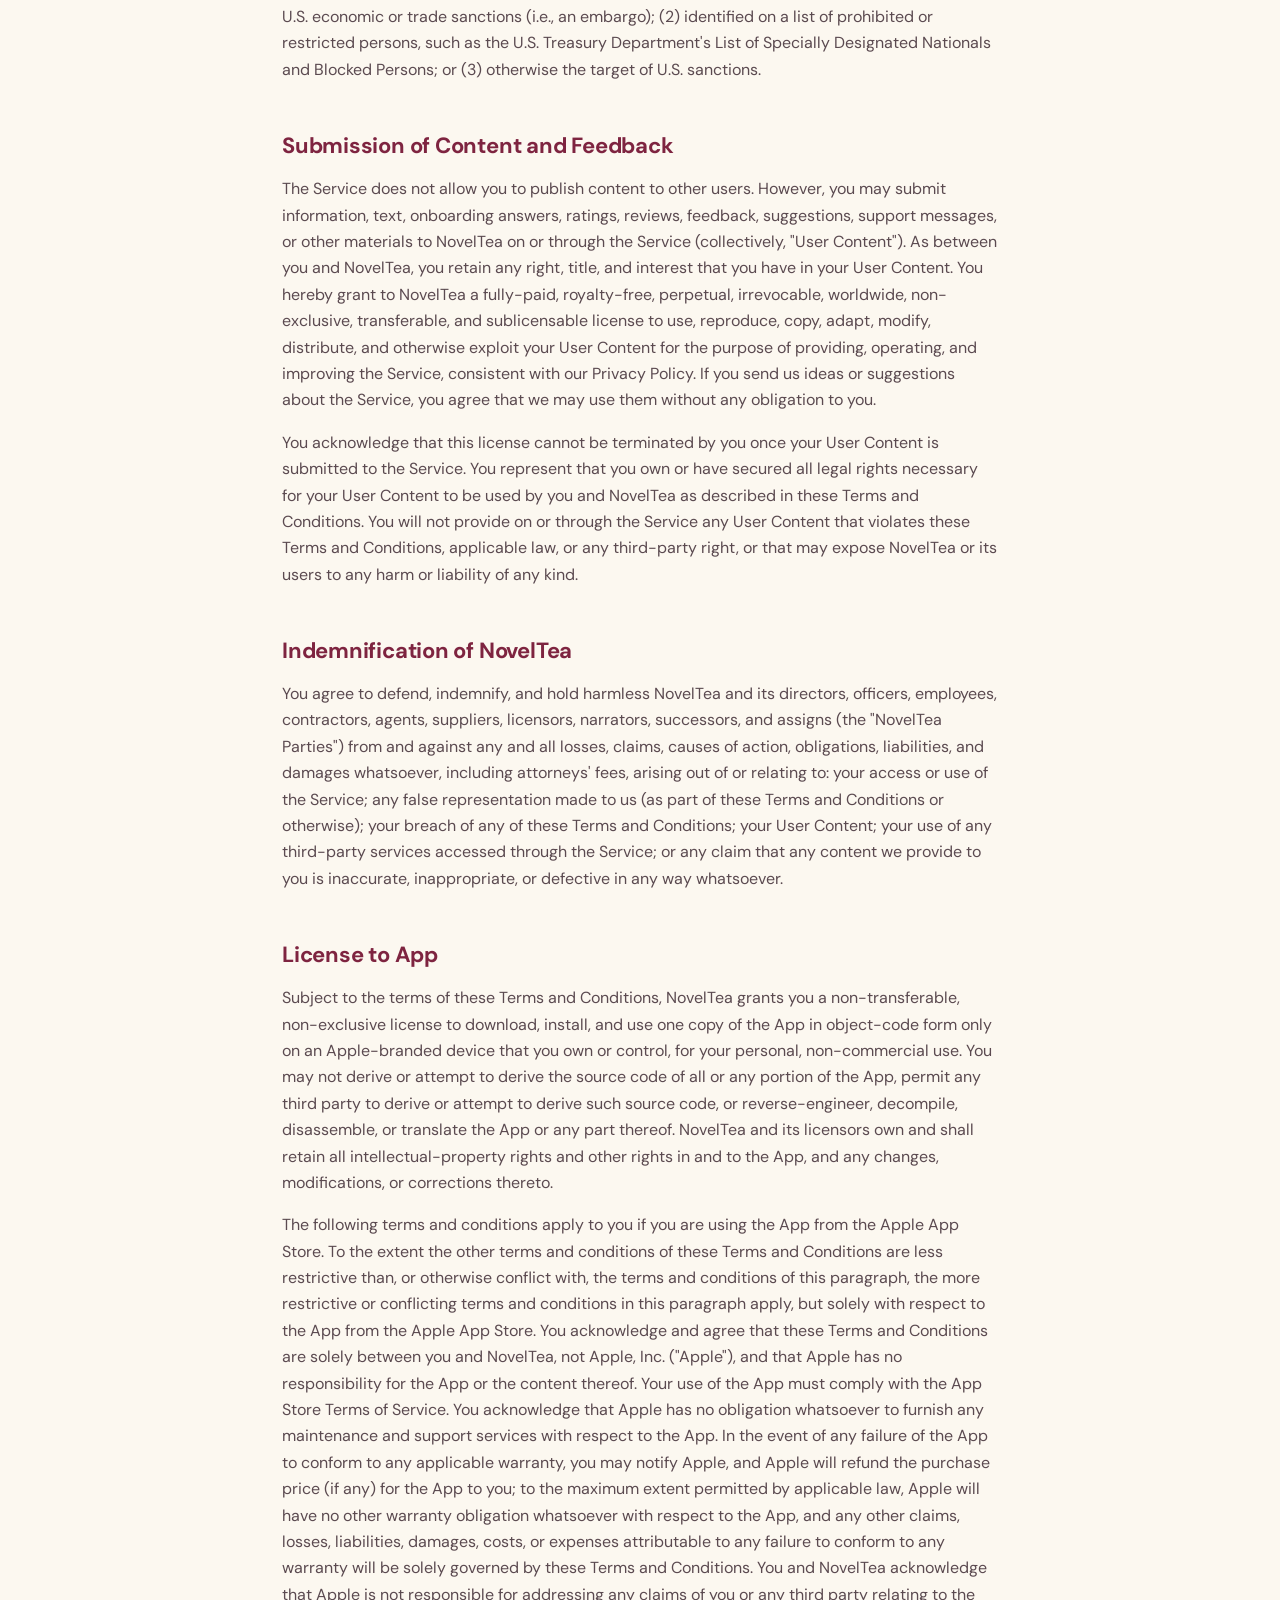
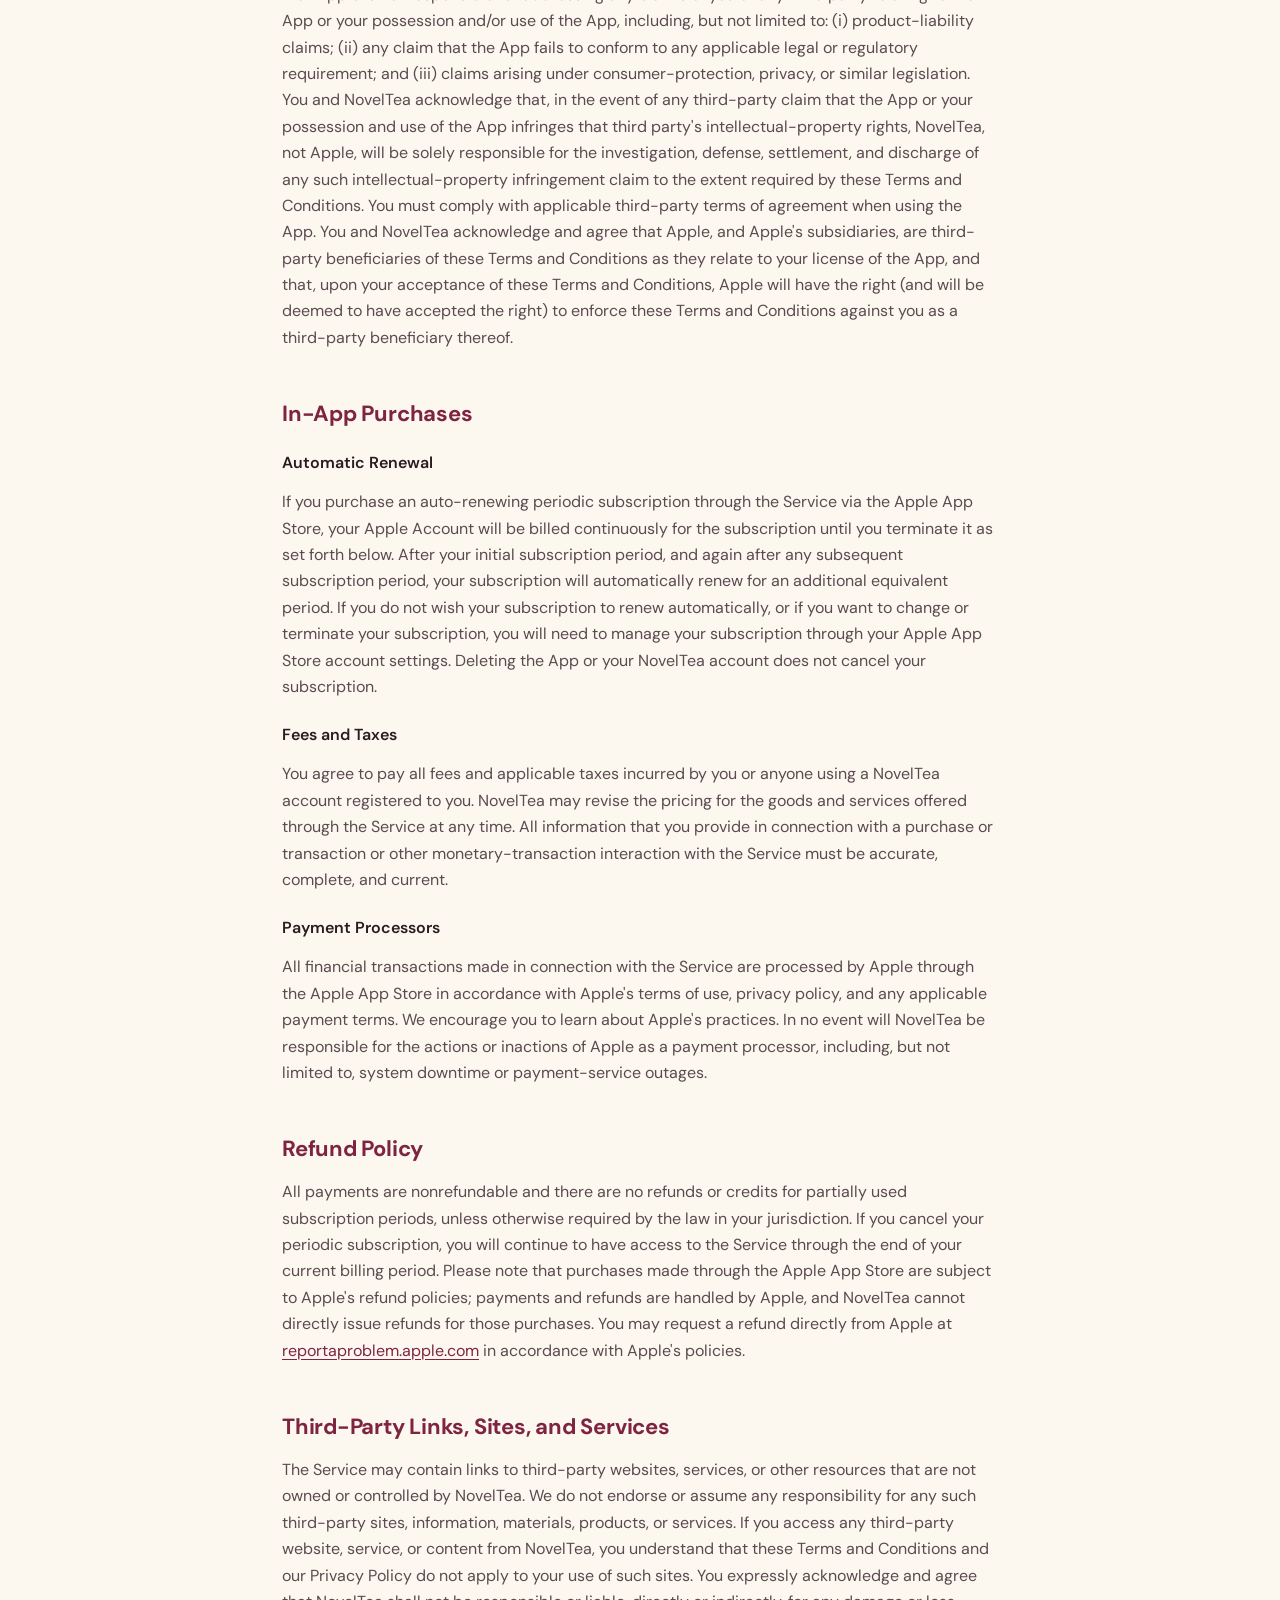
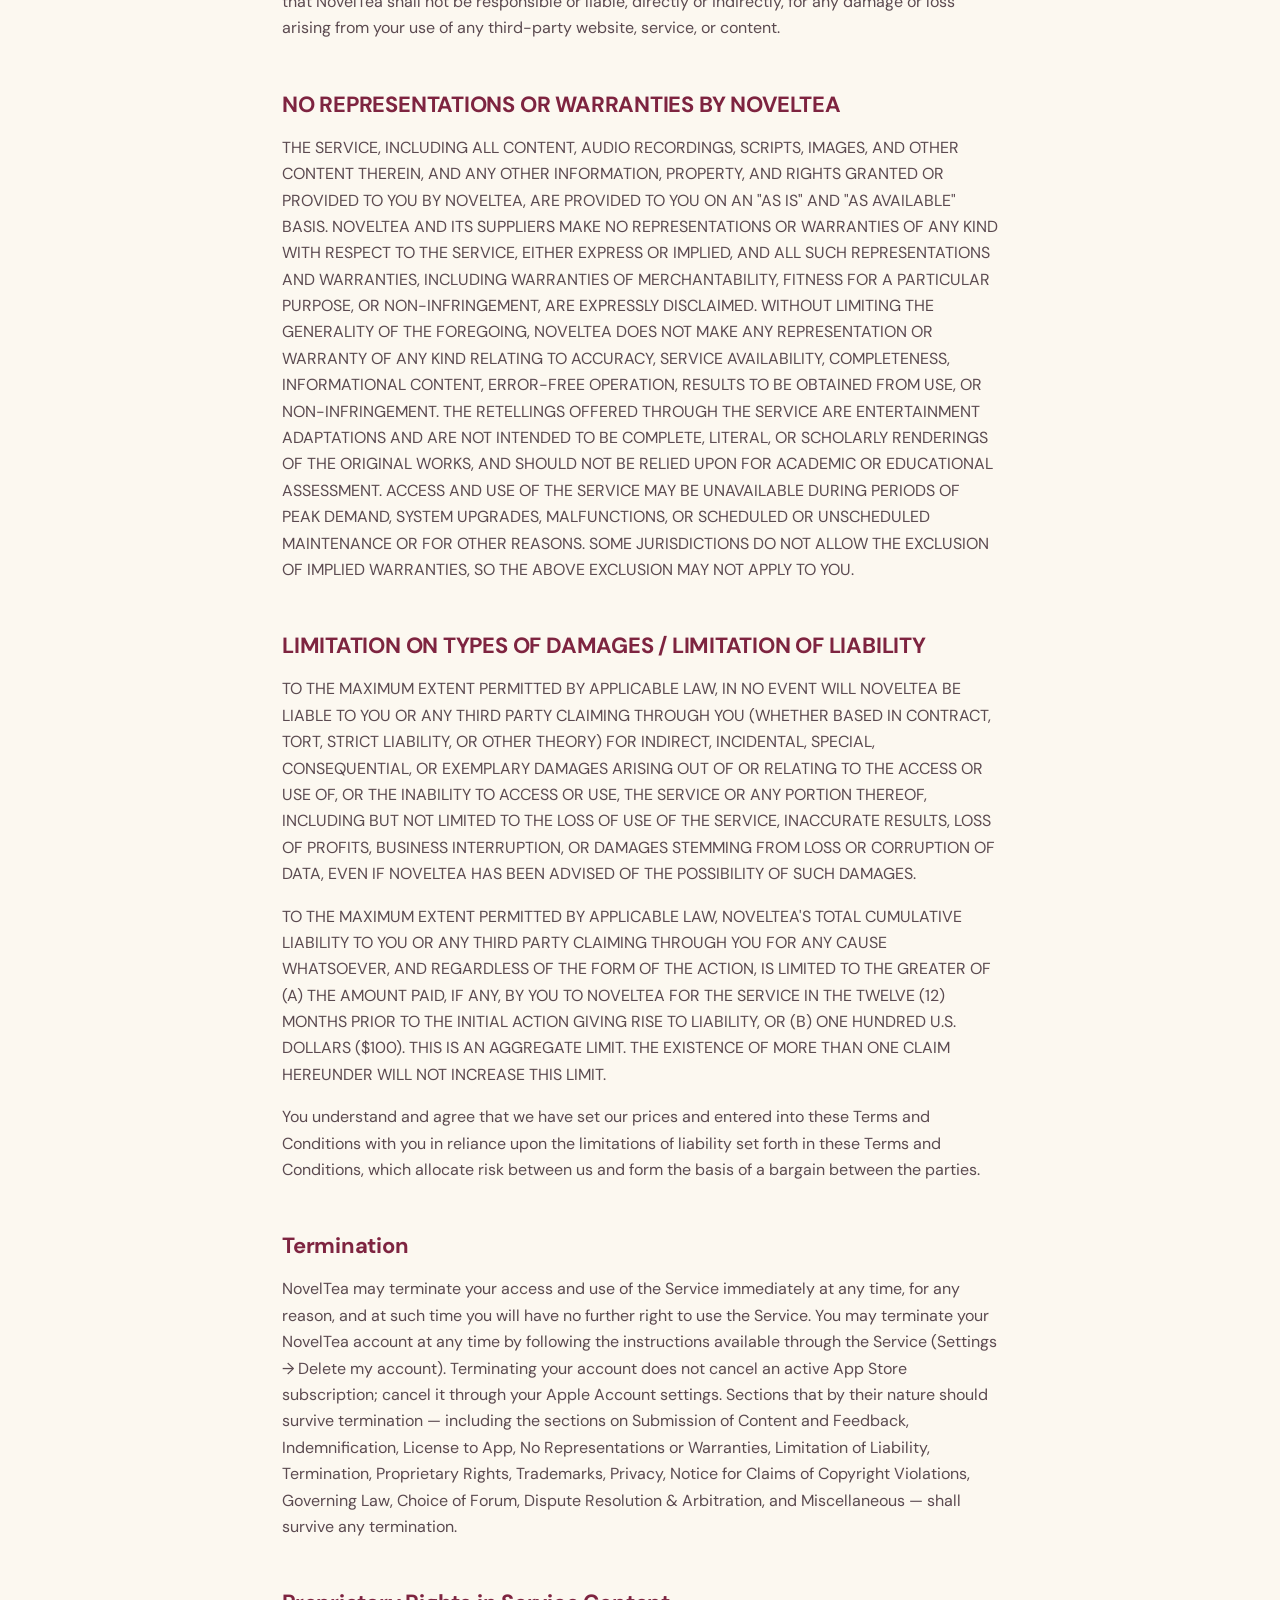
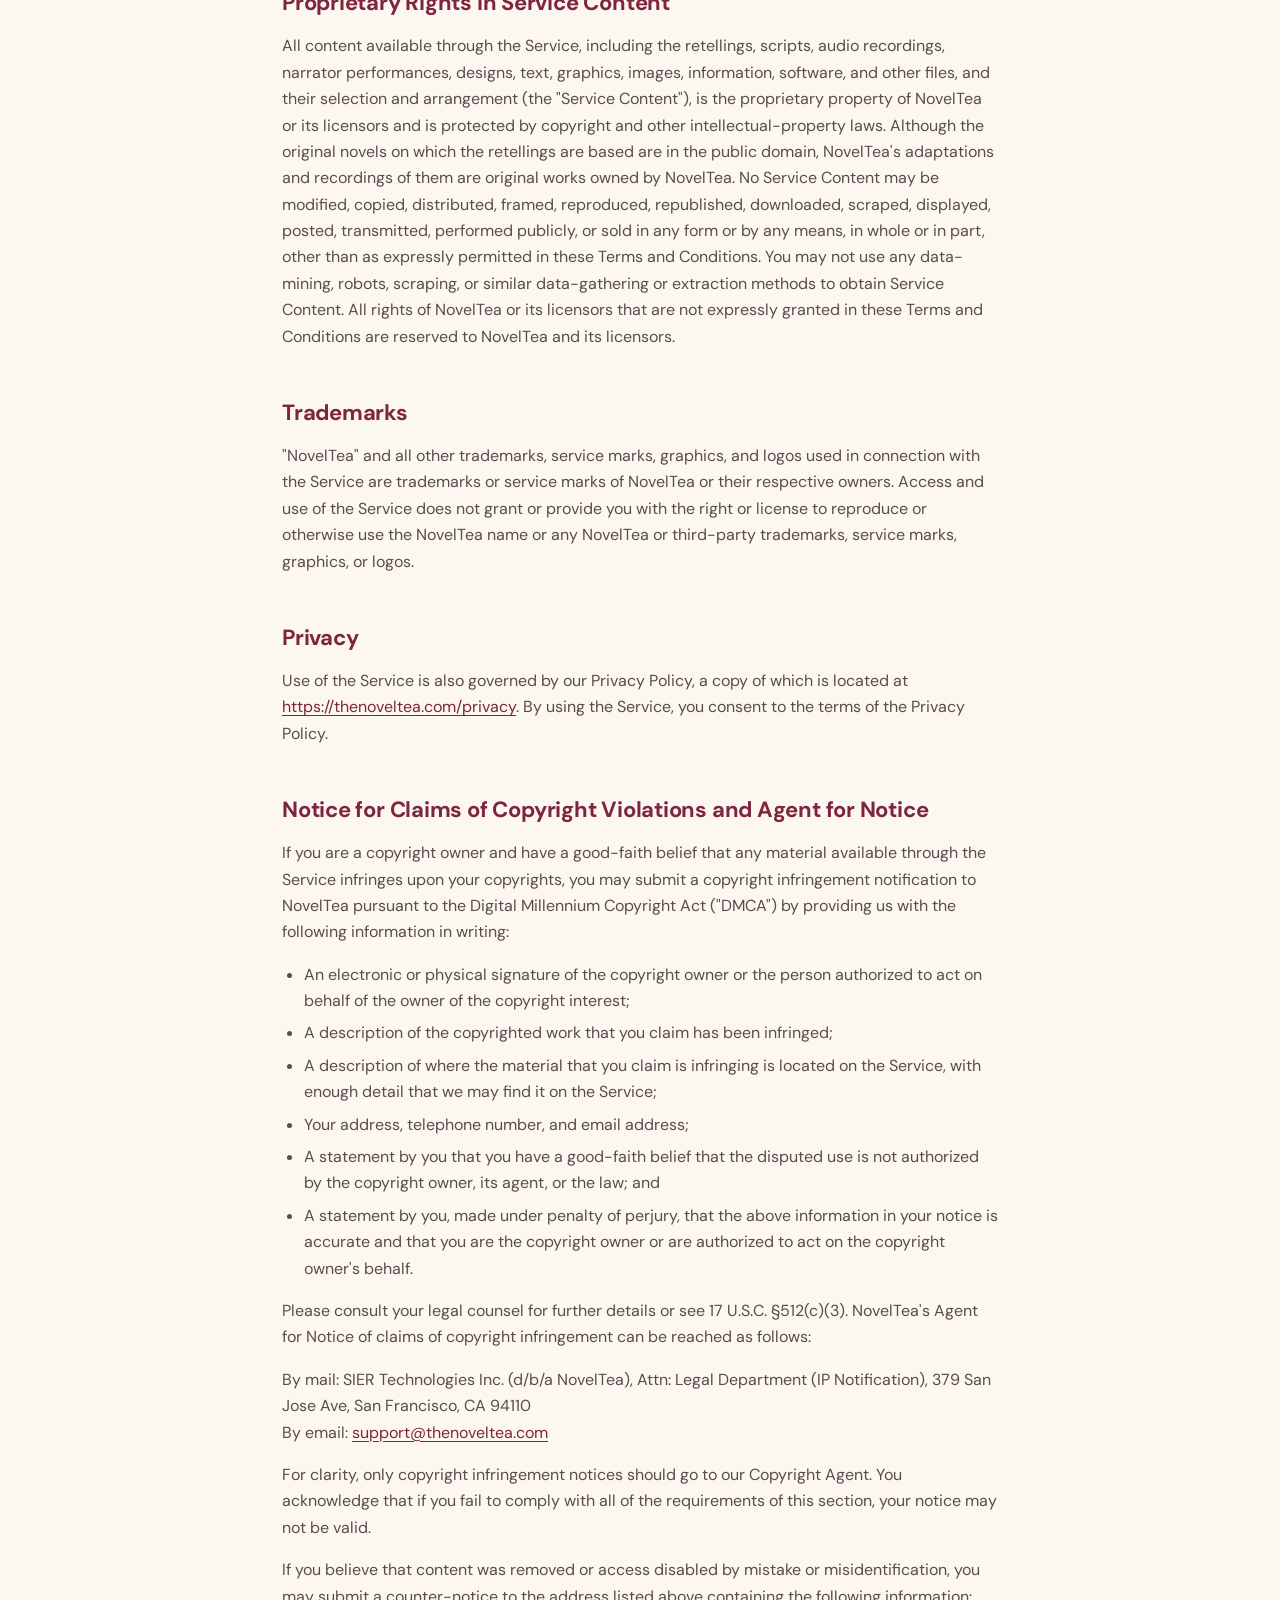
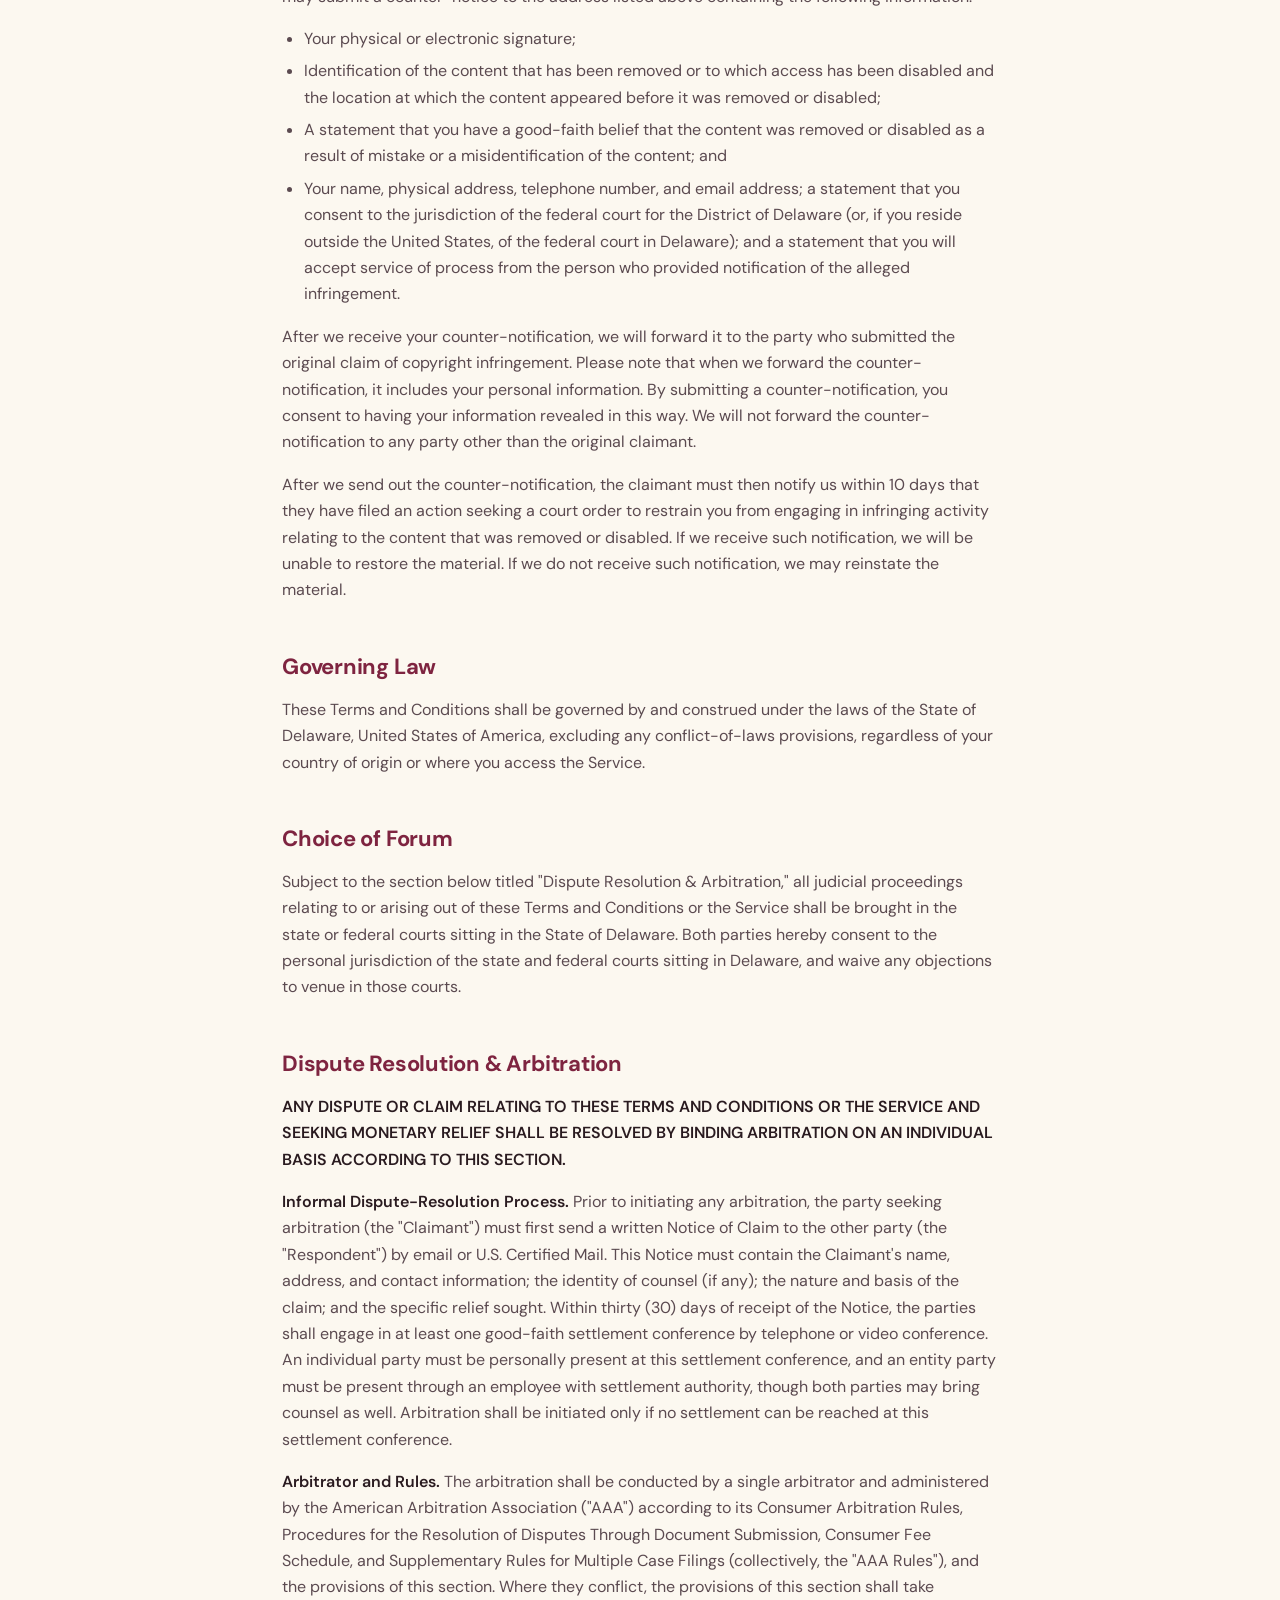
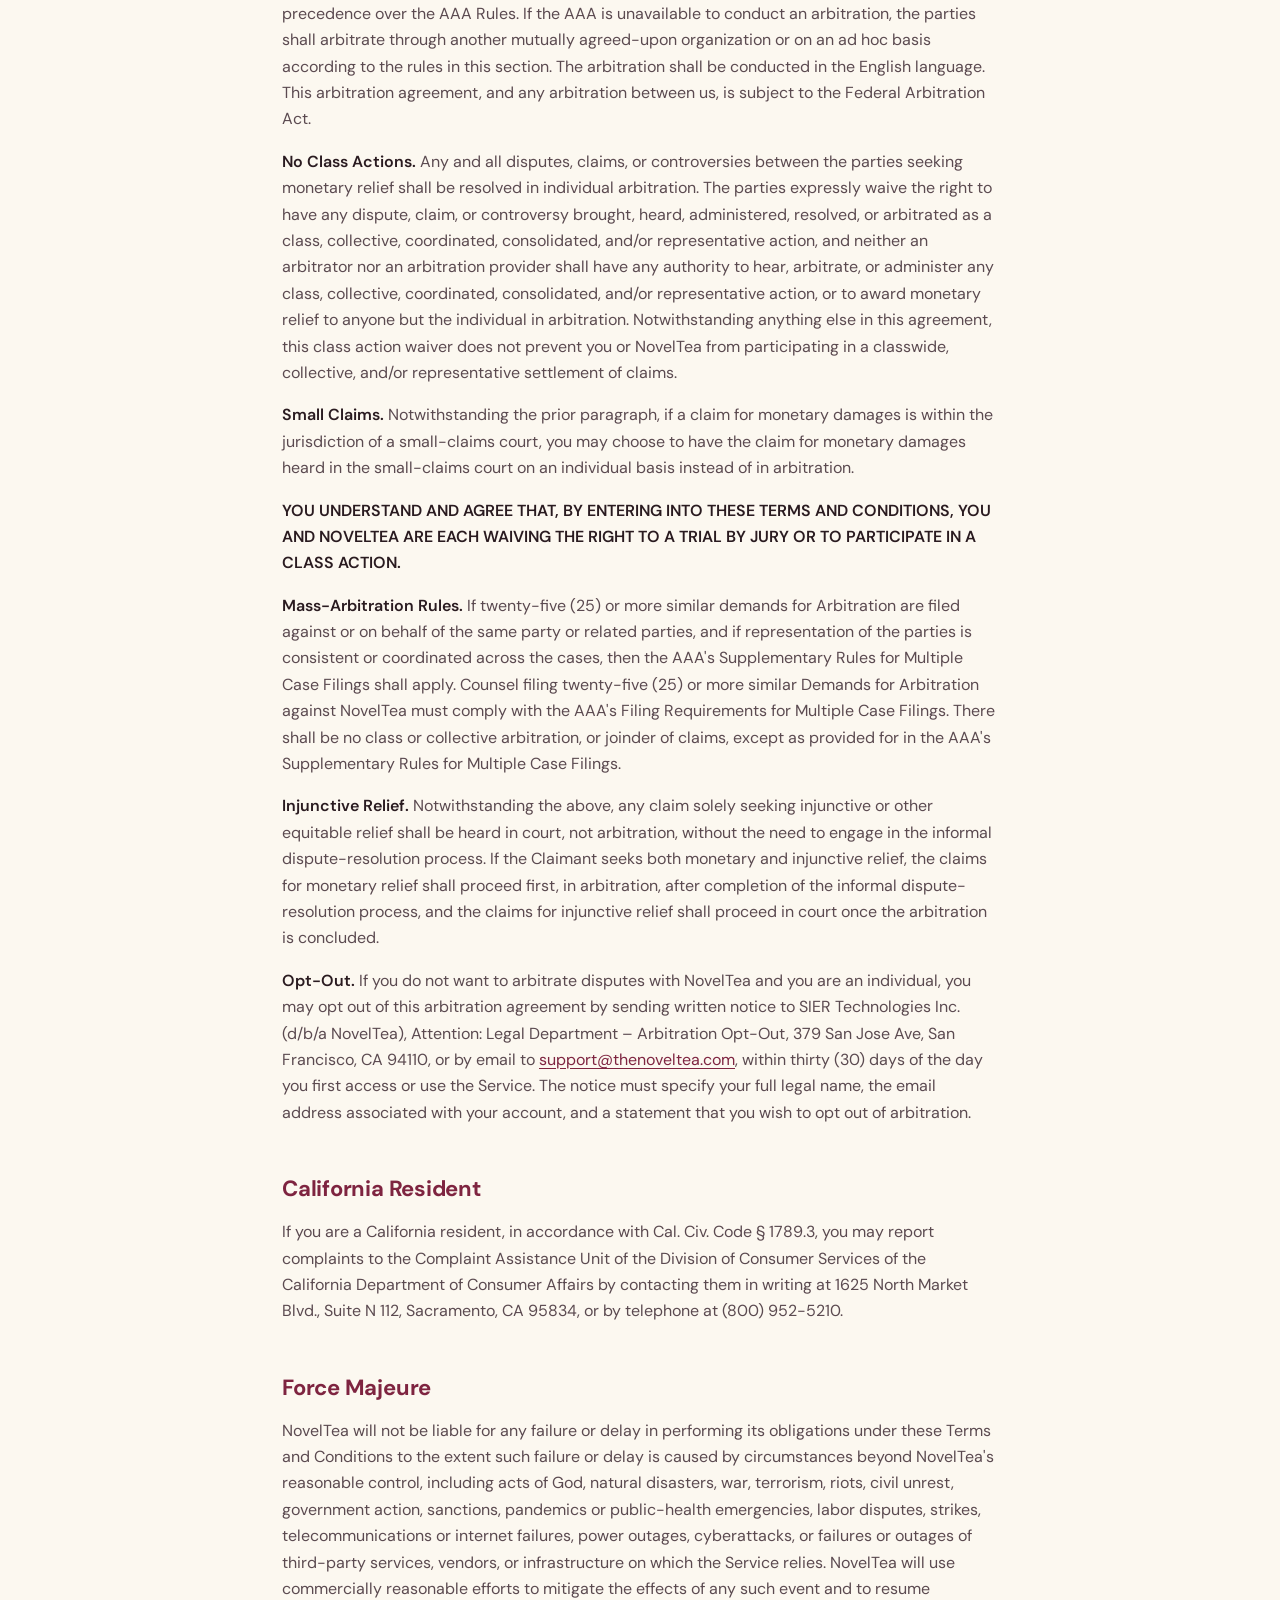
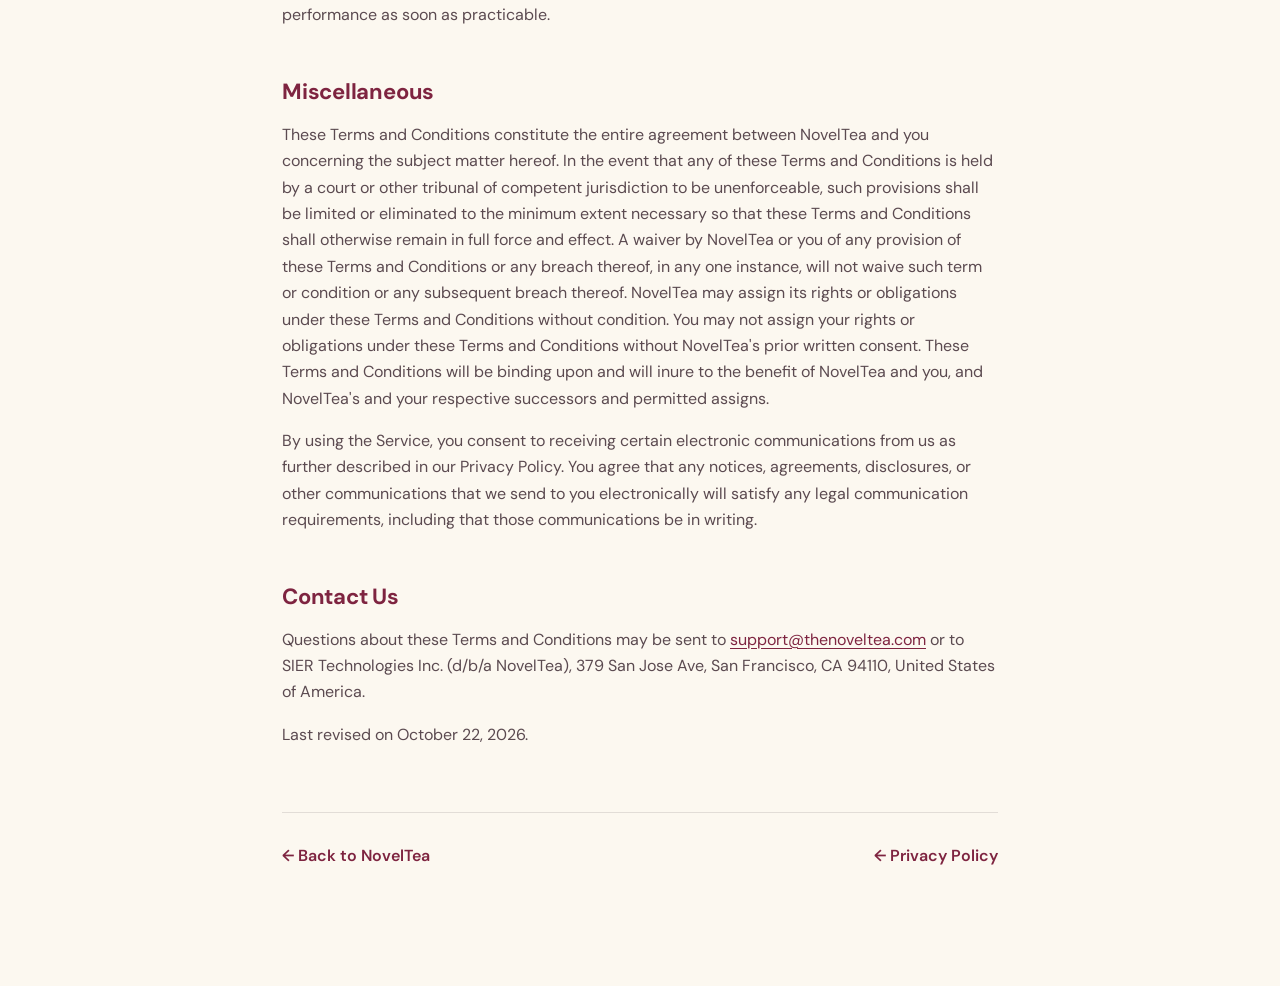
<file: terms.html>
<!doctype html>
<html lang="en">
<head>
  <meta charset="utf-8">
  <meta name="viewport" content="width=device-width, initial-scale=1">
  <title>Terms of Use — NovelTea</title>
  <meta name="description" content="Terms and Conditions of Use for the NovelTea app and website.">
  <meta name="theme-color" content="#FCF8F0">
  <link rel="icon" type="image/png" href="assets/favicon.png">
  <link rel="apple-touch-icon" href="assets/apple-touch-icon.png">
  <link rel="stylesheet" href="shared.css?v=3">
</head>
<body>
  <div class="top-nav">
    <a href="./" class="logo">
      <div class="mark"><img src="assets/logo.png" alt=""></div>
      <span class="wordmark">Novel<span class="tea">Tea.</span></span>
    </a>
    <nav>
      <a href="./">Home</a>
      <a href="support">Support</a>
      <a href="privacy">Privacy</a>
      <a href="terms" aria-current="page">Terms</a>
    </nav>
    <a href="mailto:support@thenoveltea.com" class="btn btn-ghost contact">Contact Us</a>
  </div>

  <main class="legal-page">
    <div class="eyebrow" style="margin-bottom:14px">Legal</div>
    <h1>Terms of Use</h1>
    <div class="meta">Please note that these Terms and Conditions of Use were last revised on October 22, 2026.</div>

    <h2>General</h2>

    <p>The NovelTea website (the "Website"), mobile application (the "App"), and related services (together with the Website and App, the "Service") are operated by SIER Technologies Inc., a Delaware corporation doing business as NovelTea ("NovelTea," "us," or "we"). Access and use of the Service is subject to the following Terms and Conditions of Use (these "Terms and Conditions"). By accessing or using any part of the Service, you represent that you have read, understood, and agree to be bound by these Terms and Conditions including any future modifications. NovelTea may amend, update, or change these Terms and Conditions. If we do this, we will post a notice that we have made changes to these Terms and Conditions on the Website for at least seven (7) days after the changes are posted and will indicate at the bottom of these Terms and Conditions the date they were last revised. Any revisions to these Terms and Conditions will become effective the earlier of (i) the end of such 7-day period or (ii) the first time you access or use the Service after such changes. If you do not agree to abide by these Terms and Conditions, you are not authorized to use, access, or participate in the Service.</p>

    <p><strong>PLEASE NOTE THAT THESE TERMS AND CONDITIONS CONTAIN A MANDATORY ARBITRATION OF DISPUTES PROVISION THAT REQUIRES THE USE OF ARBITRATION ON AN INDIVIDUAL BASIS TO RESOLVE DISPUTES IN CERTAIN CIRCUMSTANCES, RATHER THAN JURY TRIALS OR CLASS ACTION LAWSUITS.</strong></p>

    <h2>Description of Service</h2>

    <p>The Service allows users to listen to original, conversational audio retellings of classic novels. The underlying novels (for example, <em>Dracula</em>, <em>Frankenstein</em>, and <em>Wuthering Heights</em>) are in the public domain; the retellings, scripts, recordings, artwork, and other materials offered through the Service are NovelTea's own adaptations and are not verbatim readings of the original texts. Audio is streamed to the App over the internet and requires a network connection. The Service is provided for entertainment and general interest only.</p>

    <p>NovelTea may, in its sole discretion and at any time, update, change, suspend, make improvements to, or discontinue any aspect of the Service — including adding, changing, or removing books, chapters, or narrators — temporarily or permanently.</p>

    <h2>Acceptable Use of the Service</h2>

    <p>You are responsible for your use of the Service, and for any use of the Service made using your account. When you use the Service, you agree not to:</p>

    <ul>
      <li>Record, download, capture, copy, rip, or otherwise extract audio, scripts, artwork, or other Service Content (as defined below) except through playback features that NovelTea expressly provides;</li>
      <li>Share, publish, broadcast, perform, or otherwise distribute Service Content to the public, or use it for any commercial purpose;</li>
      <li>Use the Service or any Service Content to develop or train any artificial-intelligence or machine-learning model;</li>
      <li>Reverse-engineer, decompile, disassemble, or otherwise attempt to derive the source code of the Service or any portion thereof;</li>
      <li>Access, use, or search the Service, scrape, or extract data or other content from the Service, including through the use of any engine, software, tool, agent, device, or mechanism (including spiders, robots, crawlers, or data-mining tools);</li>
      <li>Circumvent or disable any technological features or measures in the Service, including subscription or entitlement checks, or any restrictions applied to the Service;</li>
      <li>Upload or transmit any material that contains software viruses, malware, or any other computer code, files, or programs designed to interrupt, harm, damage, or limit the functionality of any software or hardware;</li>
      <li>Share your account with others, or resell, sublicense, assign, transfer, rent, lease, lend, or otherwise distribute the rights under these Terms and Conditions;</li>
      <li>Impersonate any person or entity, claim a false affiliation, access any other Service account without permission, or falsify your age;</li>
      <li>Submit any feedback or communication that is libelous, defamatory, abusive, threatening, harassing, hateful, fraudulent, or unlawful, or that infringes upon any third-party right; or</li>
      <li>Use the Service in violation of any applicable law or export-control regulations.</li>
    </ul>

    <p>We reserve the right to immediately terminate your access to or use of the Service if we believe, in our sole discretion, that you violate or attempt to violate any applicable law or breach these Terms and Conditions.</p>

    <h2>Additional Terms</h2>

    <p>Some of our Services may have additional terms and conditions ("Additional Terms"). Where Additional Terms apply to a Service, we will make them available for you to read through your use of that Service. By using that Service, you agree to the Additional Terms.</p>

    <h2>Registration</h2>

    <p>In connection with registering for and using the Service, you agree:</p>

    <ul>
      <li>To provide accurate, current, and complete information about yourself as requested by NovelTea (which we typically receive through Sign in with Apple);</li>
      <li>To maintain the confidentiality of any credentials or other information related to the security of your account, including your Apple ID;</li>
      <li>To maintain and promptly update any registration information you provide to NovelTea, to keep such information accurate, current, and complete; and</li>
      <li>To be fully responsible for all use of your account and for any actions that take place through your account.</li>
    </ul>

    <p>You must be at least 13 years old to use the Service. If you are under 18, you may use the Service only with the involvement and consent of a parent or legal guardian who agrees to be bound by these Terms and Conditions on your behalf, and you may not purchase a subscription without their permission.</p>

    <h2>Your Representations and Warranties</h2>

    <p>You represent and warrant to NovelTea that:</p>

    <ul>
      <li>You are at least 13 years of age and, if you are under 18, you have the consent of a parent or legal guardian as described above;</li>
      <li>Your access and use of the Service will be in accordance with these Terms and Conditions and with all applicable laws, rules, and regulations of the United States and any other relevant jurisdiction, including those regarding online conduct or acceptable content; and</li>
      <li>You have created or own any material you submit via the Service (including all User Content), or you have the necessary rights, licenses, and consents to grant NovelTea the license to use that material as set forth below.</li>
    </ul>

    <p>You further represent and warrant that you are not: (1) organized under the laws of, operating from, or otherwise ordinarily resident in a country or territory that is the target of comprehensive U.S. economic or trade sanctions (i.e., an embargo); (2) identified on a list of prohibited or restricted persons, such as the U.S. Treasury Department's List of Specially Designated Nationals and Blocked Persons; or (3) otherwise the target of U.S. sanctions.</p>

    <h2>Submission of Content and Feedback</h2>

    <p>The Service does not allow you to publish content to other users. However, you may submit information, text, onboarding answers, ratings, reviews, feedback, suggestions, support messages, or other materials to NovelTea on or through the Service (collectively, "User Content"). As between you and NovelTea, you retain any right, title, and interest that you have in your User Content. You hereby grant to NovelTea a fully-paid, royalty-free, perpetual, irrevocable, worldwide, non-exclusive, transferable, and sublicensable license to use, reproduce, copy, adapt, modify, distribute, and otherwise exploit your User Content for the purpose of providing, operating, and improving the Service, consistent with our Privacy Policy. If you send us ideas or suggestions about the Service, you agree that we may use them without any obligation to you.</p>

    <p>You acknowledge that this license cannot be terminated by you once your User Content is submitted to the Service. You represent that you own or have secured all legal rights necessary for your User Content to be used by you and NovelTea as described in these Terms and Conditions. You will not provide on or through the Service any User Content that violates these Terms and Conditions, applicable law, or any third-party right, or that may expose NovelTea or its users to any harm or liability of any kind.</p>

    <h2>Indemnification of NovelTea</h2>

    <p>You agree to defend, indemnify, and hold harmless NovelTea and its directors, officers, employees, contractors, agents, suppliers, licensors, narrators, successors, and assigns (the "NovelTea Parties") from and against any and all losses, claims, causes of action, obligations, liabilities, and damages whatsoever, including attorneys' fees, arising out of or relating to: your access or use of the Service; any false representation made to us (as part of these Terms and Conditions or otherwise); your breach of any of these Terms and Conditions; your User Content; your use of any third-party services accessed through the Service; or any claim that any content we provide to you is inaccurate, inappropriate, or defective in any way whatsoever.</p>

    <h2>License to App</h2>

    <p>Subject to the terms of these Terms and Conditions, NovelTea grants you a non-transferable, non-exclusive license to download, install, and use one copy of the App in object-code form only on an Apple-branded device that you own or control, for your personal, non-commercial use. You may not derive or attempt to derive the source code of all or any portion of the App, permit any third party to derive or attempt to derive such source code, or reverse-engineer, decompile, disassemble, or translate the App or any part thereof. NovelTea and its licensors own and shall retain all intellectual-property rights and other rights in and to the App, and any changes, modifications, or corrections thereto.</p>

    <p>The following terms and conditions apply to you if you are using the App from the Apple App Store. To the extent the other terms and conditions of these Terms and Conditions are less restrictive than, or otherwise conflict with, the terms and conditions of this paragraph, the more restrictive or conflicting terms and conditions in this paragraph apply, but solely with respect to the App from the Apple App Store. You acknowledge and agree that these Terms and Conditions are solely between you and NovelTea, not Apple, Inc. ("Apple"), and that Apple has no responsibility for the App or the content thereof. Your use of the App must comply with the App Store Terms of Service. You acknowledge that Apple has no obligation whatsoever to furnish any maintenance and support services with respect to the App. In the event of any failure of the App to conform to any applicable warranty, you may notify Apple, and Apple will refund the purchase price (if any) for the App to you; to the maximum extent permitted by applicable law, Apple will have no other warranty obligation whatsoever with respect to the App, and any other claims, losses, liabilities, damages, costs, or expenses attributable to any failure to conform to any warranty will be solely governed by these Terms and Conditions. You and NovelTea acknowledge that Apple is not responsible for addressing any claims of you or any third party relating to the App or your possession and/or use of the App, including, but not limited to: (i) product-liability claims; (ii) any claim that the App fails to conform to any applicable legal or regulatory requirement; and (iii) claims arising under consumer-protection, privacy, or similar legislation. You and NovelTea acknowledge that, in the event of any third-party claim that the App or your possession and use of the App infringes that third party's intellectual-property rights, NovelTea, not Apple, will be solely responsible for the investigation, defense, settlement, and discharge of any such intellectual-property infringement claim to the extent required by these Terms and Conditions. You must comply with applicable third-party terms of agreement when using the App. You and NovelTea acknowledge and agree that Apple, and Apple's subsidiaries, are third-party beneficiaries of these Terms and Conditions as they relate to your license of the App, and that, upon your acceptance of these Terms and Conditions, Apple will have the right (and will be deemed to have accepted the right) to enforce these Terms and Conditions against you as a third-party beneficiary thereof.</p>

    <h2>In-App Purchases</h2>

    <h3>Automatic Renewal</h3>

    <p>If you purchase an auto-renewing periodic subscription through the Service via the Apple App Store, your Apple Account will be billed continuously for the subscription until you terminate it as set forth below. After your initial subscription period, and again after any subsequent subscription period, your subscription will automatically renew for an additional equivalent period. If you do not wish your subscription to renew automatically, or if you want to change or terminate your subscription, you will need to manage your subscription through your Apple App Store account settings. Deleting the App or your NovelTea account does not cancel your subscription.</p>

    <h3>Fees and Taxes</h3>

    <p>You agree to pay all fees and applicable taxes incurred by you or anyone using a NovelTea account registered to you. NovelTea may revise the pricing for the goods and services offered through the Service at any time. All information that you provide in connection with a purchase or transaction or other monetary-transaction interaction with the Service must be accurate, complete, and current.</p>

    <h3>Payment Processors</h3>

    <p>All financial transactions made in connection with the Service are processed by Apple through the Apple App Store in accordance with Apple's terms of use, privacy policy, and any applicable payment terms. We encourage you to learn about Apple's practices. In no event will NovelTea be responsible for the actions or inactions of Apple as a payment processor, including, but not limited to, system downtime or payment-service outages.</p>

    <h2>Refund Policy</h2>

    <p>All payments are nonrefundable and there are no refunds or credits for partially used subscription periods, unless otherwise required by the law in your jurisdiction. If you cancel your periodic subscription, you will continue to have access to the Service through the end of your current billing period. Please note that purchases made through the Apple App Store are subject to Apple's refund policies; payments and refunds are handled by Apple, and NovelTea cannot directly issue refunds for those purchases. You may request a refund directly from Apple at <a href="https://reportaproblem.apple.com">reportaproblem.apple.com</a> in accordance with Apple's policies.</p>

    <h2>Third-Party Links, Sites, and Services</h2>

    <p>The Service may contain links to third-party websites, services, or other resources that are not owned or controlled by NovelTea. We do not endorse or assume any responsibility for any such third-party sites, information, materials, products, or services. If you access any third-party website, service, or content from NovelTea, you understand that these Terms and Conditions and our Privacy Policy do not apply to your use of such sites. You expressly acknowledge and agree that NovelTea shall not be responsible or liable, directly or indirectly, for any damage or loss arising from your use of any third-party website, service, or content.</p>

    <h2>NO REPRESENTATIONS OR WARRANTIES BY NOVELTEA</h2>

    <p>THE SERVICE, INCLUDING ALL CONTENT, AUDIO RECORDINGS, SCRIPTS, IMAGES, AND OTHER CONTENT THEREIN, AND ANY OTHER INFORMATION, PROPERTY, AND RIGHTS GRANTED OR PROVIDED TO YOU BY NOVELTEA, ARE PROVIDED TO YOU ON AN "AS IS" AND "AS AVAILABLE" BASIS. NOVELTEA AND ITS SUPPLIERS MAKE NO REPRESENTATIONS OR WARRANTIES OF ANY KIND WITH RESPECT TO THE SERVICE, EITHER EXPRESS OR IMPLIED, AND ALL SUCH REPRESENTATIONS AND WARRANTIES, INCLUDING WARRANTIES OF MERCHANTABILITY, FITNESS FOR A PARTICULAR PURPOSE, OR NON-INFRINGEMENT, ARE EXPRESSLY DISCLAIMED. WITHOUT LIMITING THE GENERALITY OF THE FOREGOING, NOVELTEA DOES NOT MAKE ANY REPRESENTATION OR WARRANTY OF ANY KIND RELATING TO ACCURACY, SERVICE AVAILABILITY, COMPLETENESS, INFORMATIONAL CONTENT, ERROR-FREE OPERATION, RESULTS TO BE OBTAINED FROM USE, OR NON-INFRINGEMENT. THE RETELLINGS OFFERED THROUGH THE SERVICE ARE ENTERTAINMENT ADAPTATIONS AND ARE NOT INTENDED TO BE COMPLETE, LITERAL, OR SCHOLARLY RENDERINGS OF THE ORIGINAL WORKS, AND SHOULD NOT BE RELIED UPON FOR ACADEMIC OR EDUCATIONAL ASSESSMENT. ACCESS AND USE OF THE SERVICE MAY BE UNAVAILABLE DURING PERIODS OF PEAK DEMAND, SYSTEM UPGRADES, MALFUNCTIONS, OR SCHEDULED OR UNSCHEDULED MAINTENANCE OR FOR OTHER REASONS. SOME JURISDICTIONS DO NOT ALLOW THE EXCLUSION OF IMPLIED WARRANTIES, SO THE ABOVE EXCLUSION MAY NOT APPLY TO YOU.</p>

    <h2>LIMITATION ON TYPES OF DAMAGES / LIMITATION OF LIABILITY</h2>

    <p>TO THE MAXIMUM EXTENT PERMITTED BY APPLICABLE LAW, IN NO EVENT WILL NOVELTEA BE LIABLE TO YOU OR ANY THIRD PARTY CLAIMING THROUGH YOU (WHETHER BASED IN CONTRACT, TORT, STRICT LIABILITY, OR OTHER THEORY) FOR INDIRECT, INCIDENTAL, SPECIAL, CONSEQUENTIAL, OR EXEMPLARY DAMAGES ARISING OUT OF OR RELATING TO THE ACCESS OR USE OF, OR THE INABILITY TO ACCESS OR USE, THE SERVICE OR ANY PORTION THEREOF, INCLUDING BUT NOT LIMITED TO THE LOSS OF USE OF THE SERVICE, INACCURATE RESULTS, LOSS OF PROFITS, BUSINESS INTERRUPTION, OR DAMAGES STEMMING FROM LOSS OR CORRUPTION OF DATA, EVEN IF NOVELTEA HAS BEEN ADVISED OF THE POSSIBILITY OF SUCH DAMAGES.</p>

    <p>TO THE MAXIMUM EXTENT PERMITTED BY APPLICABLE LAW, NOVELTEA'S TOTAL CUMULATIVE LIABILITY TO YOU OR ANY THIRD PARTY CLAIMING THROUGH YOU FOR ANY CAUSE WHATSOEVER, AND REGARDLESS OF THE FORM OF THE ACTION, IS LIMITED TO THE GREATER OF (A) THE AMOUNT PAID, IF ANY, BY YOU TO NOVELTEA FOR THE SERVICE IN THE TWELVE (12) MONTHS PRIOR TO THE INITIAL ACTION GIVING RISE TO LIABILITY, OR (B) ONE HUNDRED U.S. DOLLARS ($100). THIS IS AN AGGREGATE LIMIT. THE EXISTENCE OF MORE THAN ONE CLAIM HEREUNDER WILL NOT INCREASE THIS LIMIT.</p>

    <p>You understand and agree that we have set our prices and entered into these Terms and Conditions with you in reliance upon the limitations of liability set forth in these Terms and Conditions, which allocate risk between us and form the basis of a bargain between the parties.</p>

    <h2>Termination</h2>

    <p>NovelTea may terminate your access and use of the Service immediately at any time, for any reason, and at such time you will have no further right to use the Service. You may terminate your NovelTea account at any time by following the instructions available through the Service (Settings → Delete my account). Terminating your account does not cancel an active App Store subscription; cancel it through your Apple Account settings. Sections that by their nature should survive termination — including the sections on Submission of Content and Feedback, Indemnification, License to App, No Representations or Warranties, Limitation of Liability, Termination, Proprietary Rights, Trademarks, Privacy, Notice for Claims of Copyright Violations, Governing Law, Choice of Forum, Dispute Resolution &amp; Arbitration, and Miscellaneous — shall survive any termination.</p>

    <h2>Proprietary Rights in Service Content</h2>

    <p>All content available through the Service, including the retellings, scripts, audio recordings, narrator performances, designs, text, graphics, images, information, software, and other files, and their selection and arrangement (the "Service Content"), is the proprietary property of NovelTea or its licensors and is protected by copyright and other intellectual-property laws. Although the original novels on which the retellings are based are in the public domain, NovelTea's adaptations and recordings of them are original works owned by NovelTea. No Service Content may be modified, copied, distributed, framed, reproduced, republished, downloaded, scraped, displayed, posted, transmitted, performed publicly, or sold in any form or by any means, in whole or in part, other than as expressly permitted in these Terms and Conditions. You may not use any data-mining, robots, scraping, or similar data-gathering or extraction methods to obtain Service Content. All rights of NovelTea or its licensors that are not expressly granted in these Terms and Conditions are reserved to NovelTea and its licensors.</p>

    <h2>Trademarks</h2>

    <p>"NovelTea" and all other trademarks, service marks, graphics, and logos used in connection with the Service are trademarks or service marks of NovelTea or their respective owners. Access and use of the Service does not grant or provide you with the right or license to reproduce or otherwise use the NovelTea name or any NovelTea or third-party trademarks, service marks, graphics, or logos.</p>

    <h2>Privacy</h2>

    <p>Use of the Service is also governed by our Privacy Policy, a copy of which is located at <a href="privacy">https://thenoveltea.com/privacy</a>. By using the Service, you consent to the terms of the Privacy Policy.</p>

    <h2>Notice for Claims of Copyright Violations and Agent for Notice</h2>

    <p>If you are a copyright owner and have a good-faith belief that any material available through the Service infringes upon your copyrights, you may submit a copyright infringement notification to NovelTea pursuant to the Digital Millennium Copyright Act ("DMCA") by providing us with the following information in writing:</p>

    <ul>
      <li>An electronic or physical signature of the copyright owner or the person authorized to act on behalf of the owner of the copyright interest;</li>
      <li>A description of the copyrighted work that you claim has been infringed;</li>
      <li>A description of where the material that you claim is infringing is located on the Service, with enough detail that we may find it on the Service;</li>
      <li>Your address, telephone number, and email address;</li>
      <li>A statement by you that you have a good-faith belief that the disputed use is not authorized by the copyright owner, its agent, or the law; and</li>
      <li>A statement by you, made under penalty of perjury, that the above information in your notice is accurate and that you are the copyright owner or are authorized to act on the copyright owner's behalf.</li>
    </ul>

    <p>Please consult your legal counsel for further details or see 17 U.S.C. §512(c)(3). NovelTea's Agent for Notice of claims of copyright infringement can be reached as follows:</p>

    <p>
      By mail: SIER Technologies Inc. (d/b/a NovelTea), Attn: Legal Department (IP Notification), 379 San Jose Ave, San Francisco, CA 94110<br>
      By email: <a href="mailto:support@thenoveltea.com">support@thenoveltea.com</a>
    </p>

    <p>For clarity, only copyright infringement notices should go to our Copyright Agent. You acknowledge that if you fail to comply with all of the requirements of this section, your notice may not be valid.</p>

    <p>If you believe that content was removed or access disabled by mistake or misidentification, you may submit a counter-notice to the address listed above containing the following information:</p>

    <ul>
      <li>Your physical or electronic signature;</li>
      <li>Identification of the content that has been removed or to which access has been disabled and the location at which the content appeared before it was removed or disabled;</li>
      <li>A statement that you have a good-faith belief that the content was removed or disabled as a result of mistake or a misidentification of the content; and</li>
      <li>Your name, physical address, telephone number, and email address; a statement that you consent to the jurisdiction of the federal court for the District of Delaware (or, if you reside outside the United States, of the federal court in Delaware); and a statement that you will accept service of process from the person who provided notification of the alleged infringement.</li>
    </ul>

    <p>After we receive your counter-notification, we will forward it to the party who submitted the original claim of copyright infringement. Please note that when we forward the counter-notification, it includes your personal information. By submitting a counter-notification, you consent to having your information revealed in this way. We will not forward the counter-notification to any party other than the original claimant.</p>

    <p>After we send out the counter-notification, the claimant must then notify us within 10 days that they have filed an action seeking a court order to restrain you from engaging in infringing activity relating to the content that was removed or disabled. If we receive such notification, we will be unable to restore the material. If we do not receive such notification, we may reinstate the material.</p>

    <h2>Governing Law</h2>

    <p>These Terms and Conditions shall be governed by and construed under the laws of the State of Delaware, United States of America, excluding any conflict-of-laws provisions, regardless of your country of origin or where you access the Service.</p>

    <h2>Choice of Forum</h2>

    <p>Subject to the section below titled "Dispute Resolution &amp; Arbitration," all judicial proceedings relating to or arising out of these Terms and Conditions or the Service shall be brought in the state or federal courts sitting in the State of Delaware. Both parties hereby consent to the personal jurisdiction of the state and federal courts sitting in Delaware, and waive any objections to venue in those courts.</p>

    <h2>Dispute Resolution &amp; Arbitration</h2>

    <p><strong>ANY DISPUTE OR CLAIM RELATING TO THESE TERMS AND CONDITIONS OR THE SERVICE AND SEEKING MONETARY RELIEF SHALL BE RESOLVED BY BINDING ARBITRATION ON AN INDIVIDUAL BASIS ACCORDING TO THIS SECTION.</strong></p>

    <p><strong>Informal Dispute-Resolution Process.</strong> Prior to initiating any arbitration, the party seeking arbitration (the "Claimant") must first send a written Notice of Claim to the other party (the "Respondent") by email or U.S. Certified Mail. This Notice must contain the Claimant's name, address, and contact information; the identity of counsel (if any); the nature and basis of the claim; and the specific relief sought. Within thirty (30) days of receipt of the Notice, the parties shall engage in at least one good-faith settlement conference by telephone or video conference. An individual party must be personally present at this settlement conference, and an entity party must be present through an employee with settlement authority, though both parties may bring counsel as well. Arbitration shall be initiated only if no settlement can be reached at this settlement conference.</p>

    <p><strong>Arbitrator and Rules.</strong> The arbitration shall be conducted by a single arbitrator and administered by the American Arbitration Association ("AAA") according to its Consumer Arbitration Rules, Procedures for the Resolution of Disputes Through Document Submission, Consumer Fee Schedule, and Supplementary Rules for Multiple Case Filings (collectively, the "AAA Rules"), and the provisions of this section. Where they conflict, the provisions of this section shall take precedence over the AAA Rules. If the AAA is unavailable to conduct an arbitration, the parties shall arbitrate through another mutually agreed-upon organization or on an ad hoc basis according to the rules in this section. The arbitration shall be conducted in the English language. This arbitration agreement, and any arbitration between us, is subject to the Federal Arbitration Act.</p>

    <p><strong>No Class Actions.</strong> Any and all disputes, claims, or controversies between the parties seeking monetary relief shall be resolved in individual arbitration. The parties expressly waive the right to have any dispute, claim, or controversy brought, heard, administered, resolved, or arbitrated as a class, collective, coordinated, consolidated, and/or representative action, and neither an arbitrator nor an arbitration provider shall have any authority to hear, arbitrate, or administer any class, collective, coordinated, consolidated, and/or representative action, or to award monetary relief to anyone but the individual in arbitration. Notwithstanding anything else in this agreement, this class action waiver does not prevent you or NovelTea from participating in a classwide, collective, and/or representative settlement of claims.</p>

    <p><strong>Small Claims.</strong> Notwithstanding the prior paragraph, if a claim for monetary damages is within the jurisdiction of a small-claims court, you may choose to have the claim for monetary damages heard in the small-claims court on an individual basis instead of in arbitration.</p>

    <p><strong>YOU UNDERSTAND AND AGREE THAT, BY ENTERING INTO THESE TERMS AND CONDITIONS, YOU AND NOVELTEA ARE EACH WAIVING THE RIGHT TO A TRIAL BY JURY OR TO PARTICIPATE IN A CLASS ACTION.</strong></p>

    <p><strong>Mass-Arbitration Rules.</strong> If twenty-five (25) or more similar demands for Arbitration are filed against or on behalf of the same party or related parties, and if representation of the parties is consistent or coordinated across the cases, then the AAA's Supplementary Rules for Multiple Case Filings shall apply. Counsel filing twenty-five (25) or more similar Demands for Arbitration against NovelTea must comply with the AAA's Filing Requirements for Multiple Case Filings. There shall be no class or collective arbitration, or joinder of claims, except as provided for in the AAA's Supplementary Rules for Multiple Case Filings.</p>

    <p><strong>Injunctive Relief.</strong> Notwithstanding the above, any claim solely seeking injunctive or other equitable relief shall be heard in court, not arbitration, without the need to engage in the informal dispute-resolution process. If the Claimant seeks both monetary and injunctive relief, the claims for monetary relief shall proceed first, in arbitration, after completion of the informal dispute-resolution process, and the claims for injunctive relief shall proceed in court once the arbitration is concluded.</p>

    <p><strong>Opt-Out.</strong> If you do not want to arbitrate disputes with NovelTea and you are an individual, you may opt out of this arbitration agreement by sending written notice to SIER Technologies Inc. (d/b/a NovelTea), Attention: Legal Department – Arbitration Opt-Out, 379 San Jose Ave, San Francisco, CA 94110, or by email to <a href="mailto:support@thenoveltea.com">support@thenoveltea.com</a>, within thirty (30) days of the day you first access or use the Service. The notice must specify your full legal name, the email address associated with your account, and a statement that you wish to opt out of arbitration.</p>

    <h2>California Resident</h2>

    <p>If you are a California resident, in accordance with Cal. Civ. Code § 1789.3, you may report complaints to the Complaint Assistance Unit of the Division of Consumer Services of the California Department of Consumer Affairs by contacting them in writing at 1625 North Market Blvd., Suite N 112, Sacramento, CA 95834, or by telephone at (800) 952-5210.</p>

    <h2>Force Majeure</h2>

    <p>NovelTea will not be liable for any failure or delay in performing its obligations under these Terms and Conditions to the extent such failure or delay is caused by circumstances beyond NovelTea's reasonable control, including acts of God, natural disasters, war, terrorism, riots, civil unrest, government action, sanctions, pandemics or public-health emergencies, labor disputes, strikes, telecommunications or internet failures, power outages, cyberattacks, or failures or outages of third-party services, vendors, or infrastructure on which the Service relies. NovelTea will use commercially reasonable efforts to mitigate the effects of any such event and to resume performance as soon as practicable.</p>

    <h2>Miscellaneous</h2>

    <p>These Terms and Conditions constitute the entire agreement between NovelTea and you concerning the subject matter hereof. In the event that any of these Terms and Conditions is held by a court or other tribunal of competent jurisdiction to be unenforceable, such provisions shall be limited or eliminated to the minimum extent necessary so that these Terms and Conditions shall otherwise remain in full force and effect. A waiver by NovelTea or you of any provision of these Terms and Conditions or any breach thereof, in any one instance, will not waive such term or condition or any subsequent breach thereof. NovelTea may assign its rights or obligations under these Terms and Conditions without condition. You may not assign your rights or obligations under these Terms and Conditions without NovelTea's prior written consent. These Terms and Conditions will be binding upon and will inure to the benefit of NovelTea and you, and NovelTea's and your respective successors and permitted assigns.</p>

    <p>By using the Service, you consent to receiving certain electronic communications from us as further described in our Privacy Policy. You agree that any notices, agreements, disclosures, or other communications that we send to you electronically will satisfy any legal communication requirements, including that those communications be in writing.</p>

    <h2>Contact Us</h2>

    <p>Questions about these Terms and Conditions may be sent to <a href="mailto:support@thenoveltea.com">support@thenoveltea.com</a> or to SIER Technologies Inc. (d/b/a NovelTea), 379 San Jose Ave, San Francisco, CA 94110, United States of America.</p>

    <p>Last revised on October 22, 2026.</p>

    <div class="page-footer">
      <a href="./">← Back to NovelTea</a>
      <a href="privacy">← Privacy Policy</a>
    </div>
  </main>
</body>
</html>
</file>
<file: shared.css>
/* NovelTea shared styles — same layout as dailydove.app's shared.css,
   recoloured to the NovelTea brand (cream, wine, green tea; see the app's src/styles/theme.css). */
@import url('https://fonts.googleapis.com/css2?family=DM+Sans:wght@400;500;600;700;800&family=Source+Serif+4:opsz,wght@8..60,800&display=swap');

:root {
  --cream: #FCF8F0;
  --cream-2: #F3E6D3;
  --paper: #FFFFFF;
  --ink: #2A1B20;
  --ink-soft: #5B4A50;
  --ink-mute: #8A7B76;
  --wine: #7E2440;
  --wine-2: #9A3557;
  --wine-deep: #5A1230;
  --wine-shadow: rgba(126, 36, 64, 0.22);
  --tea: #7E9A42;
  --tea-deep: #5F7A2E;
  --line: rgba(42, 27, 32, 0.06);
  --line-2: rgba(42, 27, 32, 0.12);
  --shadow-sm: 0 1px 3px rgba(42,27,32,0.03), 0 4px 8px rgba(42,27,32,0.05);
  --shadow-md: 0 8px 24px rgba(42,27,32,0.06), 0 24px 60px rgba(42,27,32,0.08);
}

* { box-sizing: border-box; }
html, body { margin: 0; padding: 0; }
body {
  font-family: 'DM Sans', -apple-system, system-ui, sans-serif;
  color: var(--ink);
  background: var(--cream);
  -webkit-font-smoothing: antialiased;
  text-rendering: optimizeLegibility;
  -webkit-text-size-adjust: 100%;
}
a { color: inherit; }
img { display: block; max-width: 100%; }

.eyebrow {
  font-family: 'DM Sans', sans-serif;
  font-weight: 700;
  font-size: 11px;
  letter-spacing: 1.4px;
  text-transform: uppercase;
  color: var(--tea-deep);
}

.btn {
  display: inline-flex;
  align-items: center;
  gap: 10px;
  padding: 14px 22px;
  border-radius: 999px;
  font-family: 'DM Sans', sans-serif;
  font-weight: 700;
  font-size: 15px;
  letter-spacing: -0.1px;
  text-decoration: none;
  border: 0;
  cursor: pointer;
  transition: transform .18s ease, box-shadow .18s ease, background .2s, border-color .2s;
}
.btn-primary {
  background: linear-gradient(180deg, var(--wine-2) 0%, var(--wine) 100%);
  color: #fff;
  box-shadow: 0 12px 32px var(--wine-shadow), 0 2px 6px var(--wine-shadow);
}
.btn-primary:hover { transform: translateY(-1px); }
.btn-ghost {
  background: transparent;
  color: var(--ink);
  border: 1.5px solid var(--line-2);
}
.btn-ghost:hover { border-color: var(--wine); color: var(--wine); }

.h-section {
  font-family: 'DM Sans', sans-serif;
  font-weight: 700;
  font-size: clamp(40px, 7vw, 64px);
  line-height: 1.02;
  letter-spacing: -0.03em;
}
.lede {
  font-size: 19px;
  line-height: 1.5;
  color: var(--ink-soft);
  max-width: 540px;
}

/* Wordmark: "Novel" in wine, "Tea." in green tea, set in Source Serif 4 to match the brand wordmark */
.wordmark { font-family: 'Source Serif 4', Georgia, serif; font-weight: 800; font-variation-settings: 'opsz' 36; letter-spacing: -0.015em; color: var(--wine-deep); }
.wordmark .tea { color: var(--tea); }

/* Legal pages */
.legal-page {
  max-width: 780px;
  margin: 0 auto;
  padding: 60px 32px 120px;
}
.legal-page h1 {
  font-family: 'DM Sans', sans-serif;
  font-weight: 700;
  font-size: 48px;
  letter-spacing: -0.03em;
  margin: 0 0 8px;
}
.legal-page .meta {
  color: var(--ink-mute);
  font-size: 14px;
  margin-bottom: 48px;
}
.legal-page h2 {
  font-family: 'DM Sans', sans-serif;
  font-weight: 700;
  font-size: 22px;
  letter-spacing: -0.01em;
  margin: 48px 0 16px;
  color: var(--wine);
}
.legal-page h3 {
  font-family: 'DM Sans', sans-serif;
  font-weight: 600;
  font-size: 16px;
  margin: 24px 0 8px;
}
.legal-page p, .legal-page li {
  font-size: 16px;
  line-height: 1.65;
  color: var(--ink-soft);
}
.legal-page ul, .legal-page ol { padding-left: 22px; }
.legal-page li { margin-bottom: 6px; }
.legal-page strong { color: var(--ink); font-weight: 600; }
.legal-page a { color: var(--wine); text-decoration: underline; text-underline-offset: 3px; overflow-wrap: anywhere; }

.page-footer {
  margin-top: 64px;
  padding-top: 32px;
  border-top: 1px solid var(--line-2);
  display: flex;
  justify-content: space-between;
  flex-wrap: wrap;
  gap: 16px;
  align-items: center;
}
.legal-page .page-footer a { color: var(--wine); text-decoration: none; font-weight: 600; }

/* Top nav */
.top-nav {
  padding: 24px 32px;
  display: flex; align-items: center; justify-content: space-between; gap: 16px;
  max-width: 1280px; margin: 0 auto;
}
.top-nav .logo {
  display: flex; align-items: center; gap: 10px;
  font-size: 21px;
  text-decoration: none;
}
.top-nav .logo .mark {
  width: 34px; height: 34px;
  border-radius: 10px;
  overflow: hidden;
  flex-shrink: 0;
  box-shadow: var(--shadow-sm);
}
.top-nav .logo .mark img { width: 100%; height: 100%; object-fit: cover; }
.top-nav nav { display: flex; gap: 28px; }
.top-nav nav a {
  font-size: 14px; font-weight: 500; color: var(--ink-soft);
  text-decoration: none;
}
.top-nav nav a:hover, .top-nav nav a[aria-current="page"] { color: var(--ink); }
.top-nav .contact { padding: 10px 18px; font-size: 13px; }

/* Phones: these pages are mostly opened from the app's Settings screen */
@media (max-width: 720px) {
  .top-nav { padding: 16px 20px; flex-wrap: wrap; row-gap: 12px; }
  .top-nav .contact { display: none; }
  .top-nav nav { gap: 18px; }
  .legal-page { padding: 28px 20px 80px; }
  .legal-page h1 { font-size: 36px; }
  .legal-page .meta { margin-bottom: 32px; }
  .legal-page h2 { margin-top: 40px; }
  .lede { font-size: 17px; }
}
@media (max-width: 400px) {
  .top-nav nav { width: 100%; justify-content: space-between; gap: 0; }
}
</file>
